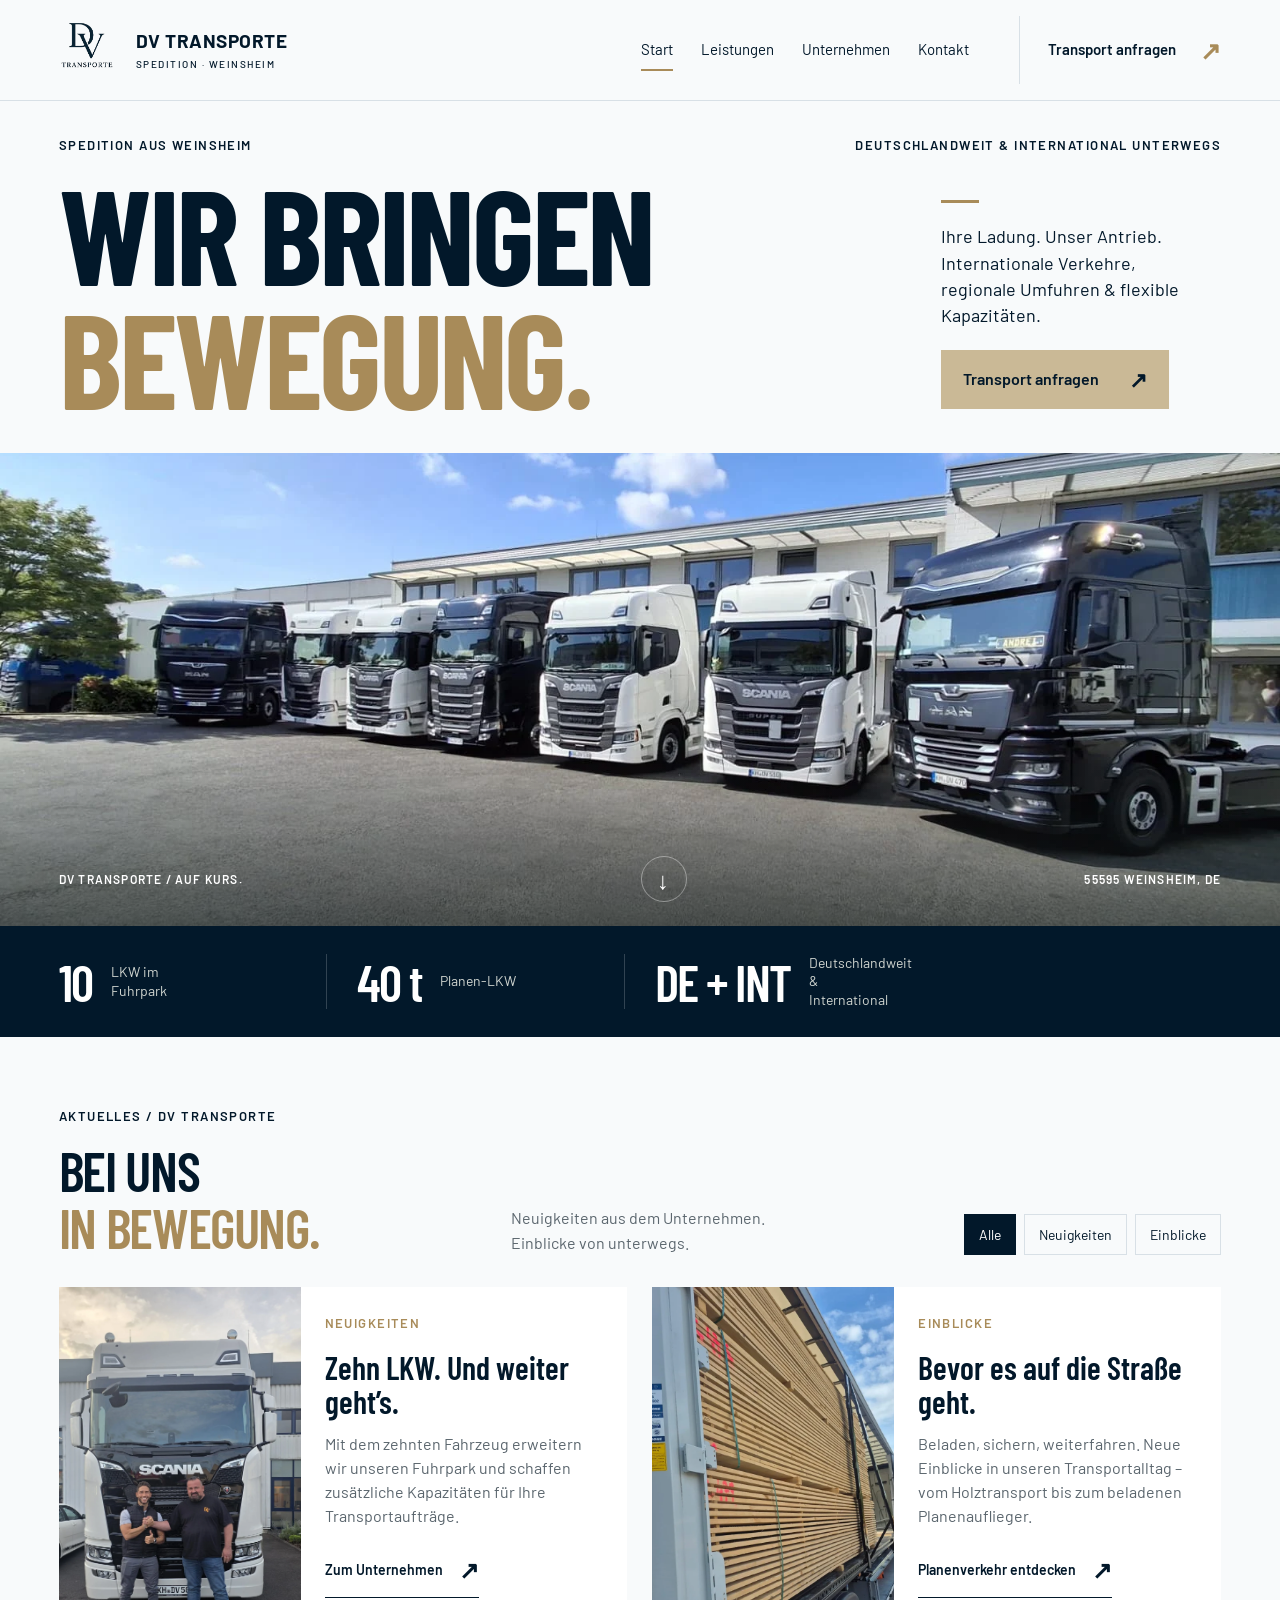
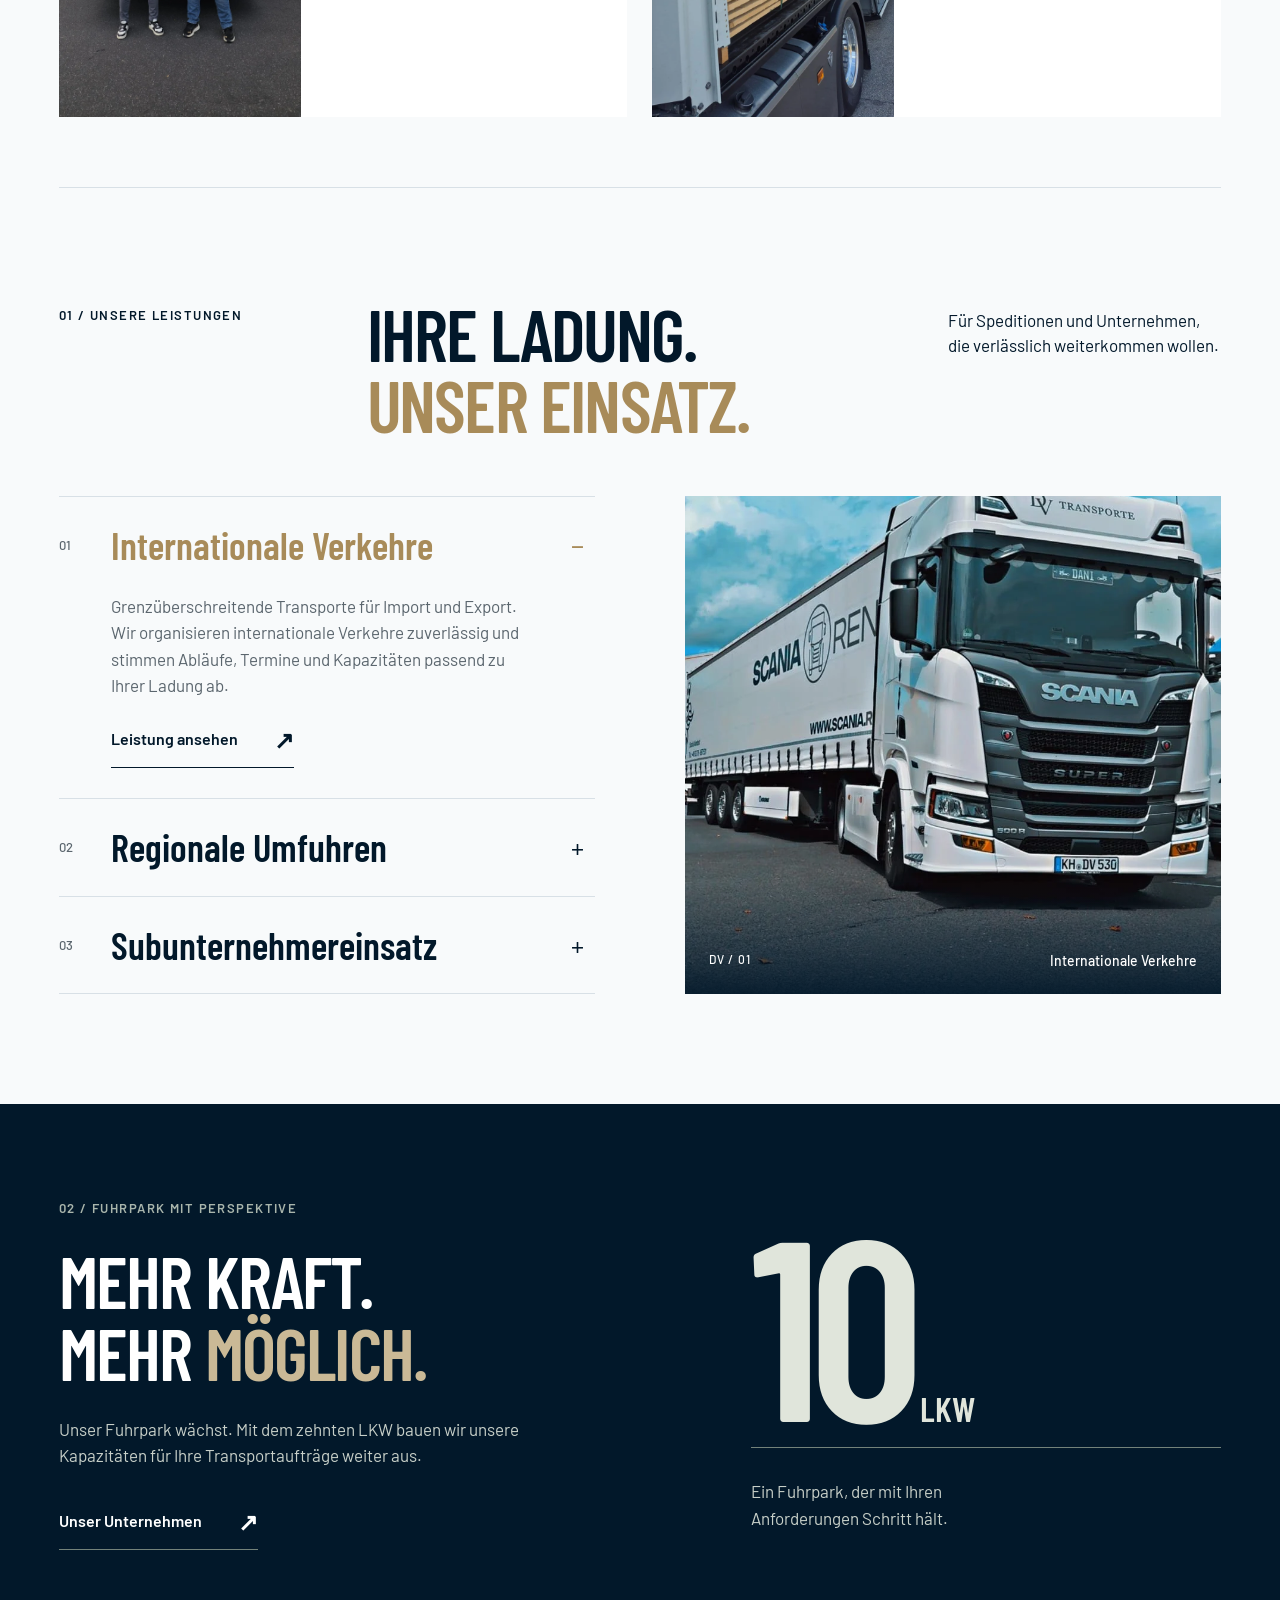
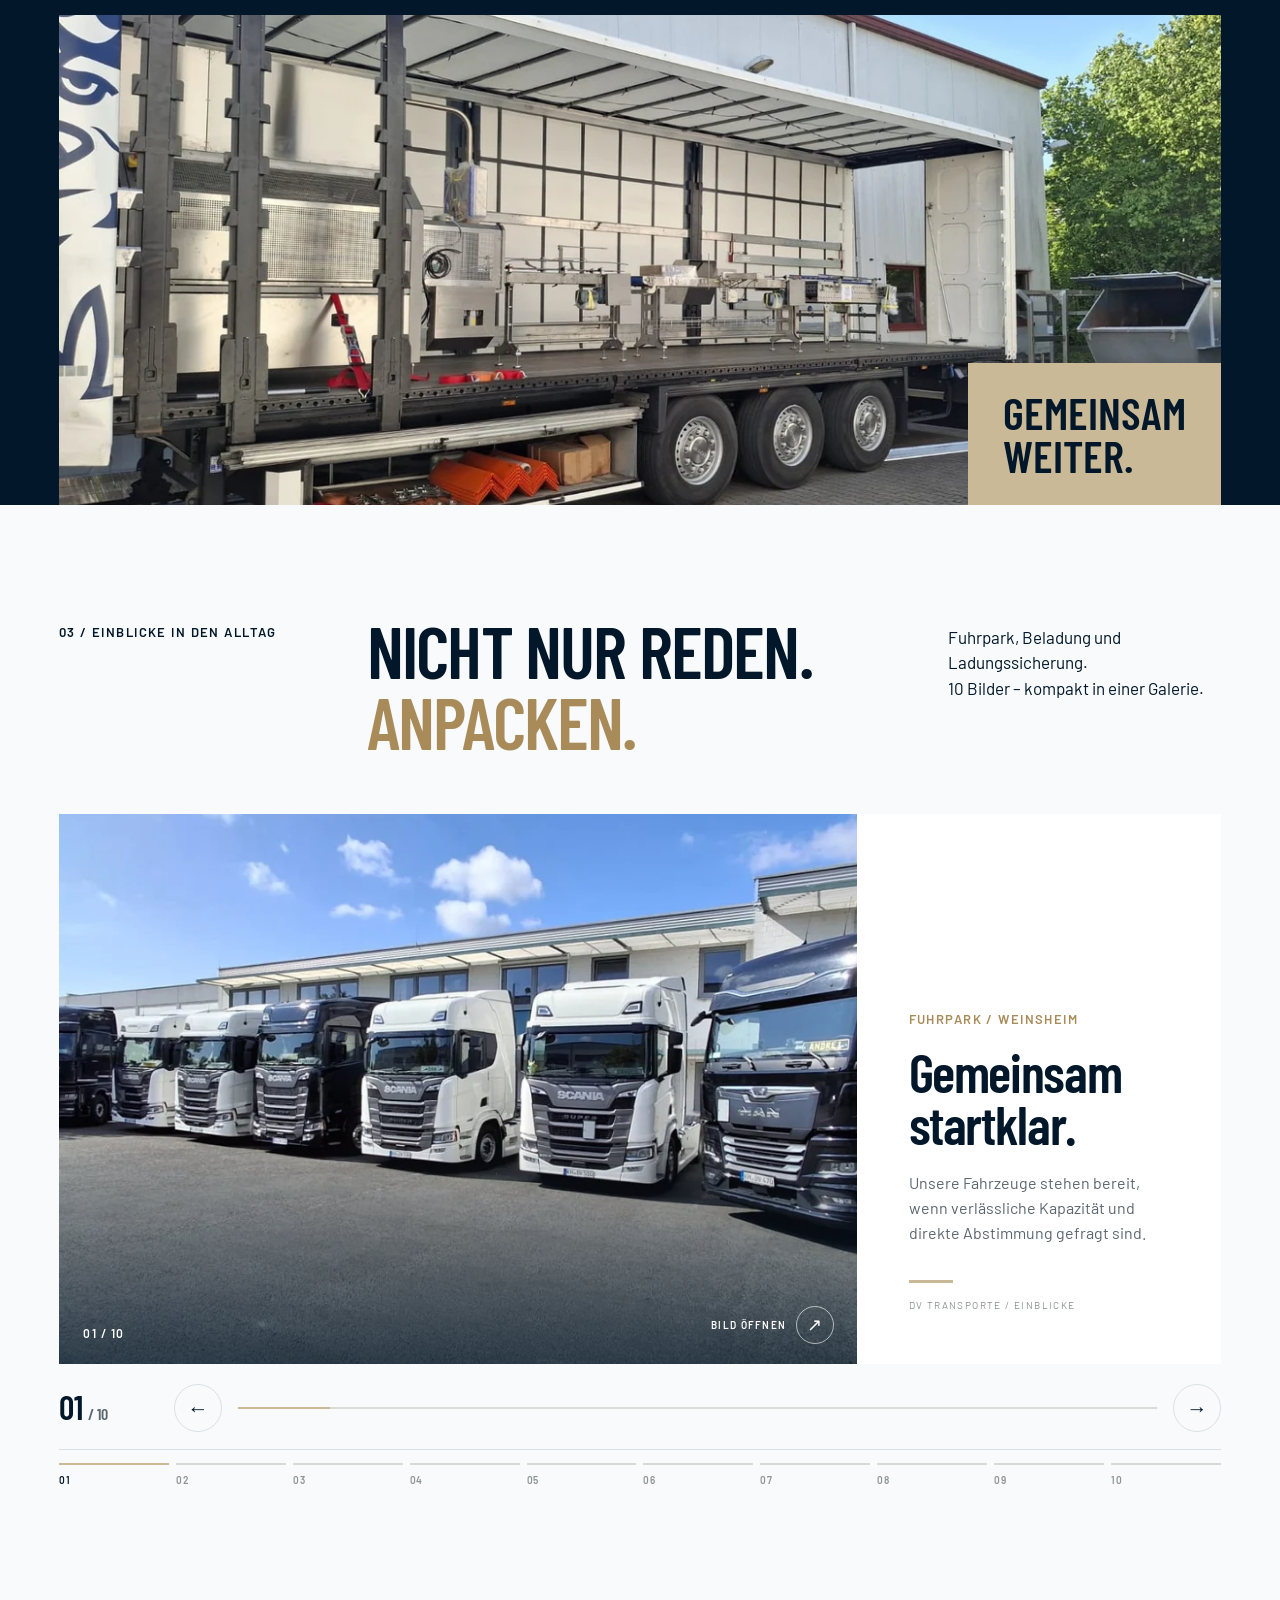
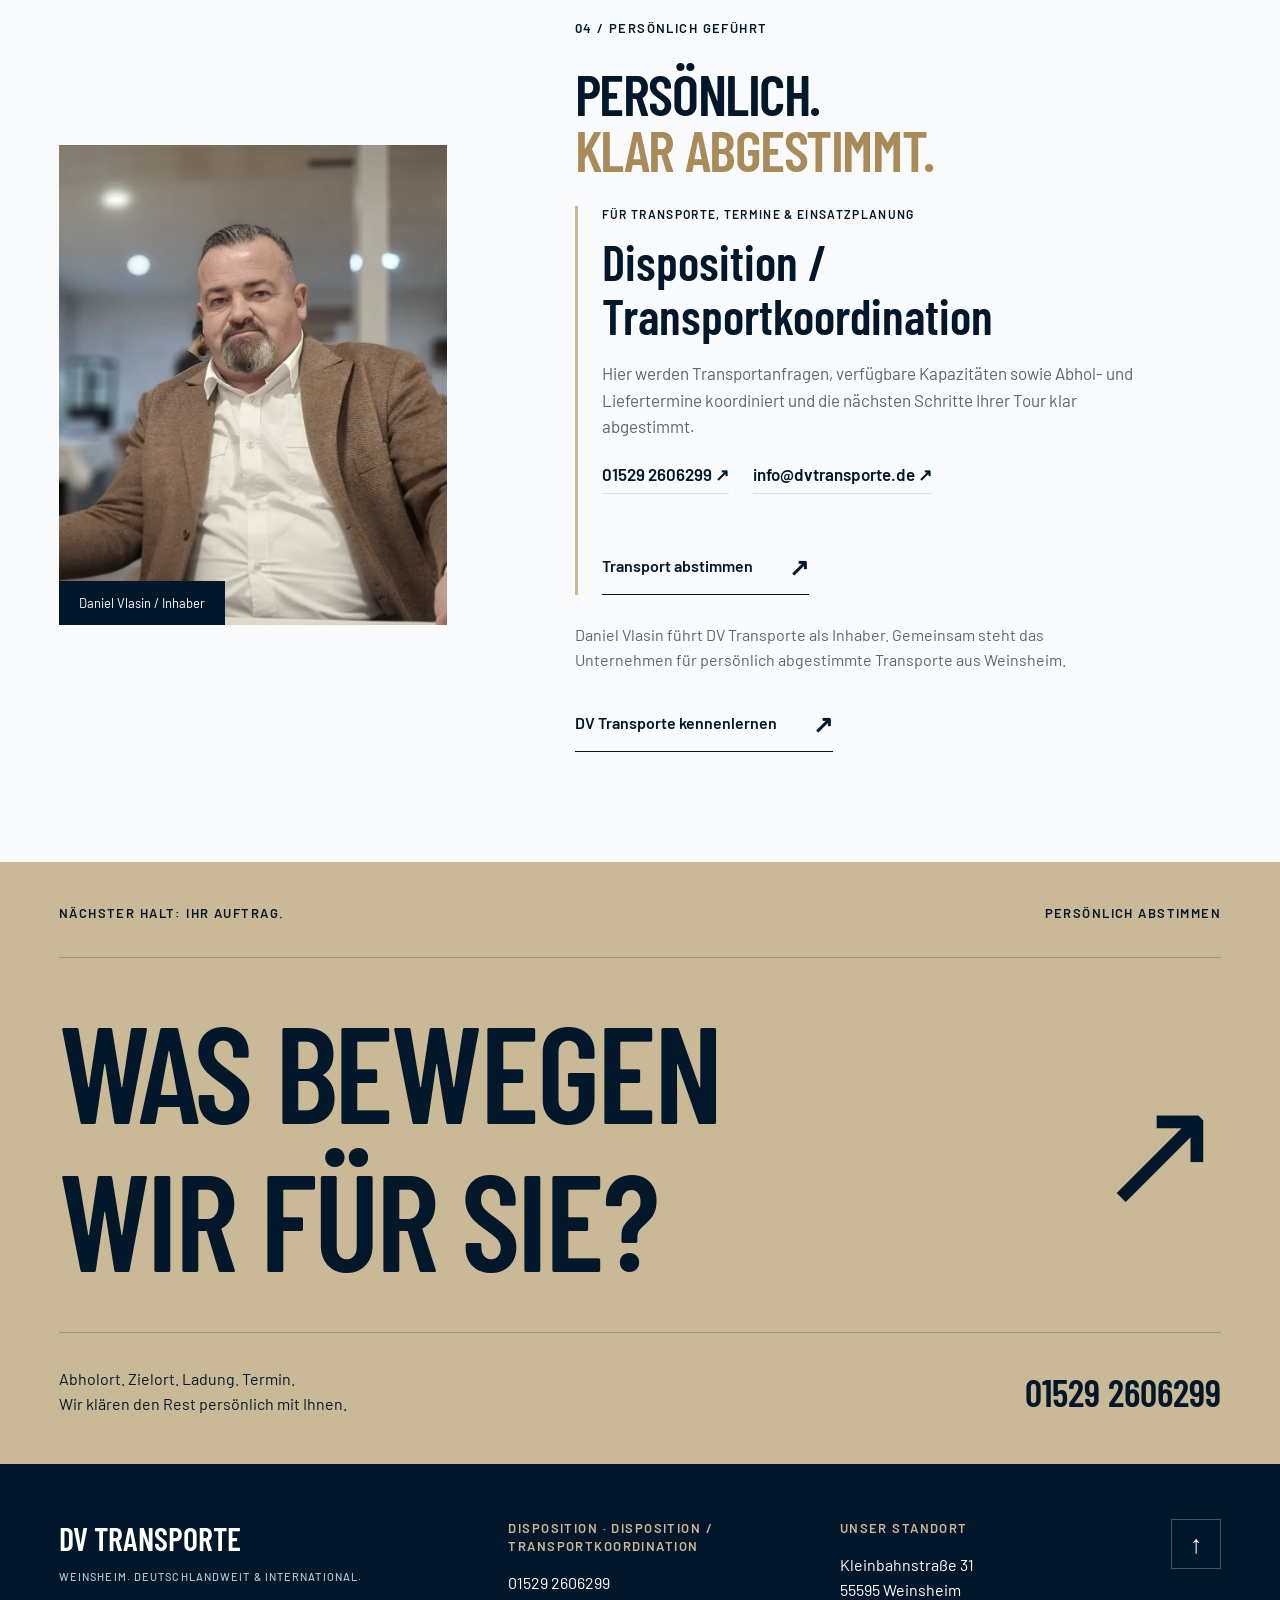
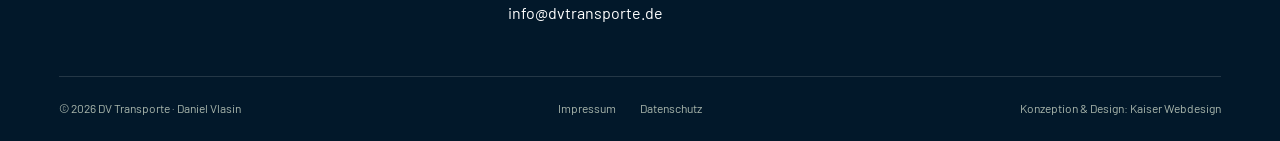
<file: index.html>
<!doctype html><html lang="de"><head>
  <meta charset="utf-8">
  <meta name="viewport" content="width=device-width, initial-scale=1, viewport-fit=cover">
  <meta name="theme-color" content="#02182A">
  <meta name="robots" content="index,follow,max-image-preview:large">
  <title>DV Transporte Weinsheim | Spedition für Teil- & Komplettladungen</title>
  <meta name="description" content="DV Transporte aus Weinsheim steht für klassische Speditionsleistungen mit Teil- und Komplettladungen, Sonderfahrten und 40 t Planen-LKW. Der Fuhrpark wächst aktuell auf 10 LKW.">
  <link rel="canonical" href="https://dvtransporte.de/">
  <link rel="icon" href="favicon.ico" sizes="any">
  <link rel="apple-touch-icon" href="assets/images/apple-touch-icon.png">
  <meta property="og:type" content="website">
  <meta property="og:locale" content="de_DE">
  <meta property="og:site_name" content="DV Transporte">
  <meta property="og:title" content="DV Transporte Weinsheim | Spedition für Teil- & Komplettladungen">
  <meta property="og:description" content="DV Transporte aus Weinsheim steht für klassische Speditionsleistungen mit Teil- und Komplettladungen, Sonderfahrten und 40 t Planen-LKW. Der Fuhrpark wächst aktuell auf 10 LKW.">
  <meta property="og:url" content="https://dvtransporte.de/">
  <meta property="og:image" content="https://dvtransporte.de/assets/images/social-preview.webp">
  <meta name="twitter:card" content="summary_large_image">
  <link rel="stylesheet" href="./assets/css/fonts.css"><link rel="stylesheet" href="./assets/css/main.css"><link rel="stylesheet" href="./assets/css/updates.css">
  <script type="application/ld+json">{"@context":"https://schema.org","@graph":[{"@type":"LocalBusiness","@id":"https://dvtransporte.de/#business","name":"DV Transporte","url":"https://dvtransporte.de/","logo":"https://dvtransporte.de/assets/images/dv-transporte-logo-transparent.png","image":"https://dvtransporte.de/assets/images/social-preview.webp","telephone":"+491752306953","email":"info@dvtransporte.de","address":{"@type":"PostalAddress","streetAddress":"Kleinbahnstraße 31","postalCode":"55595","addressLocality":"Weinsheim","addressCountry":"DE"},"areaServed":{"@type":"Country","name":"Deutschland"},"description":"Transportleistungen mit Schwerpunkt auf internationale Verkehre, regionale Umfuhren und flexiblen Subunternehmereinsatz.","vatID":"DE332152263","contactPoint":{"@type":"ContactPoint","name":"Disposition / Transportkoordination","contactType":"Disposition und Transportanfragen","telephone":"+4915292606299","email":"info@dvtransporte.de","availableLanguage":"de"}},{"@type":"WebSite","@id":"https://dvtransporte.de/#website","url":"https://dvtransporte.de/","name":"DV Transporte","inLanguage":"de-DE","publisher":{"@id":"https://dvtransporte.de/#business"}},{"@type":"WebPage","@id":"https://dvtransporte.de/#webpage","url":"https://dvtransporte.de/","name":"DV Transporte Weinsheim | Deutschlandweit & international","isPartOf":{"@id":"https://dvtransporte.de/#website"},"about":{"@id":"https://dvtransporte.de/#business"},"inLanguage":"de-DE"}]}</script>
</head><body id="top"><a class="skip-link" href="#main">Zum Inhalt</a><header class="site-header"><div class="header-inner"><a class="brand" href="./index.html" aria-label="DV Transporte – Startseite"><img src="./assets/images/dv-transporte-logo-transparent.png" alt="DV Transporte" width="62" height="62"><span>DV TRANSPORTE<small>SPEDITION · WEINSHEIM</small></span></a><nav id="navigation" aria-label="Hauptnavigation"><a href="./index.html" aria-current="page">Start</a><a href="./leistungen/index.html">Leistungen</a><a href="./unternehmen/index.html">Unternehmen</a><a href="./kontakt/index.html">Kontakt</a></nav><a class="header-contact" href="./kontakt/index.html#anfrage">Transport anfragen <span aria-hidden="true">↗</span></a><button class="menu-toggle" aria-expanded="false" aria-controls="navigation">Menü <span aria-hidden="true">＋</span></button></div><div class="scroll-progress" aria-hidden="true"></div></header><main id="main"><section class="home-hero"><div class="container hero-heading"><div class="hero-meta"><span class="label">Spedition aus Weinsheim</span><span class="label">Deutschlandweit &amp; international unterwegs</span></div><div class="hero-title-row"><h1>WIR BRINGEN<br><span>BEWEGUNG.</span></h1><div class="hero-intro"><span class="micro-line"></span><p>Ihre Ladung. Unser Antrieb.<br>Internationale Verkehre,<br>regionale Umfuhren &amp; flexible Kapazitäten.</p><a class="button" href="./kontakt/index.html#anfrage">Transport anfragen<span aria-hidden="true">↗</span></a></div></div></div><div class="hero-photo"><img src="./assets/images/hero-home.webp" alt="Der Fuhrpark von DV Transporte am Standort Weinsheim" loading="eager" decoding="async" fetchpriority="high"><div class="photo-caption"><span>DV TRANSPORTE / AUF KURS.</span><a href="#leistungen" aria-label="Leistungen entdecken">↓</a><span>55595 WEINSHEIM, DE</span></div></div><div class="spec-strip"><div><strong>10</strong><span>LKW im Fuhrpark</span></div><div><strong>40 t</strong><span>Planen-LKW</span></div><div><strong>DE + INT</strong><span>Deutschlandweit &amp; International</span></div></div></section>
<section class="news-section container" id="aktuelles" aria-labelledby="news-title"><div class="news-heading"><div><span class="label">Aktuelles / DV Transporte</span><h2 id="news-title">BEI UNS<br><span>IN BEWEGUNG.</span></h2></div><p>Neuigkeiten aus dem Unternehmen.<br>Einblicke von unterwegs.</p><div class="news-filters" aria-label="Beiträge filtern" hidden></div></div><div class="news-grid" id="news-list"></div><noscript><p>Unser Fuhrpark wächst auf zehn LKW. Mehr dazu erfahren Sie auf der <a class="text-link" href="./unternehmen/index.html">Unternehmensseite</a>.</p></noscript></section>
<section class="section container" id="leistungen"><div class="section-heading"><span class="label">01 / Unsere Leistungen</span><h2>IHRE LADUNG.<br><span>UNSER EINSATZ.</span></h2><p>Für Speditionen und Unternehmen,<br>die verlässlich weiterkommen wollen.</p></div><div class="service-layout"><div class="service-list"><h3><button class="service-select" id="select-international" aria-expanded="true" aria-controls="panel-international" data-service="0"><span class="service-no">01</span><span>Internationale Verkehre</span><span class="service-symbol" aria-hidden="true">−</span></button></h3><div class="service-copy" id="panel-international" role="region" aria-labelledby="select-international"><p>Grenzüberschreitende Transporte für Import und Export. Wir organisieren internationale Verkehre zuverlässig und stimmen Abläufe, Termine und Kapazitäten passend zu Ihrer Ladung ab.</p><a class="text-link" href="./leistungen/index.html#internationale-verkehre">Leistung ansehen<span aria-hidden="true">↗</span></a></div><h3><button class="service-select" id="select-regional" aria-expanded="false" aria-controls="panel-regional" data-service="1"><span class="service-no">02</span><span>Regionale Umfuhren</span><span class="service-symbol" aria-hidden="true">+</span></button></h3><div class="service-copy" id="panel-regional" role="region" aria-labelledby="select-regional" hidden><p>Flexible Transporte im regionalen Tageseinsatz. Ideal für kurzfristige Umfuhren, Werksverkehre und planbare Transporte mit kurzen Wegen und direkter Abstimmung.</p><a class="text-link" href="./leistungen/index.html#regionale-umfuhren">Leistung ansehen<span aria-hidden="true">↗</span></a></div><h3><button class="service-select" id="select-subunternehmer" aria-expanded="false" aria-controls="panel-subunternehmer" data-service="2"><span class="service-no">03</span><span>Subunternehmereinsatz</span><span class="service-symbol" aria-hidden="true">+</span></button></h3><div class="service-copy" id="panel-subunternehmer" role="region" aria-labelledby="select-subunternehmer" hidden><p>Zusätzliche Transportkapazitäten, wenn sie gebraucht werden. Wir unterstützen Speditionen und Unternehmen zuverlässig im Subunternehmereinsatz – flexibel, abgestimmt und einsatzbereit.</p><a class="text-link" href="./leistungen/index.html#subunternehmereinsatz">Leistung ansehen<span aria-hidden="true">↗</span></a></div></div><div class="service-visual"><figure class="service-image" data-service-image="0"><img src="./assets/images/truck-road.webp" alt="DV Transporte LKW unterwegs im Straßeneinsatz" loading="lazy" decoding="async"><figcaption><span>DV / 01</span>Internationale Verkehre</figcaption></figure><figure class="service-image" data-service-image="1" hidden><img src="./assets/images/fleet-three.webp" alt="LKW von DV Transporte bereit für regionale Transporte" loading="lazy" decoding="async"><figcaption><span>DV / 02</span>Regionale Umfuhren</figcaption></figure><figure class="service-image" data-service-image="2" hidden><img src="./assets/images/fleet-wide.webp" alt="Fuhrpark von DV Transporte für flexible Transportkapazitäten" loading="lazy" decoding="async"><figcaption><span>DV / 03</span>Subunternehmereinsatz</figcaption></figure></div></div></section>
<section class="fleet-section"><div class="container fleet-grid"><div class="fleet-copy"><span class="label">02 / Fuhrpark mit Perspektive</span><h2>MEHR KRAFT.<br>MEHR <span>MÖGLICH.</span></h2><p>Unser Fuhrpark wächst. Mit dem zehnten LKW bauen wir unsere Kapazitäten für Ihre Transportaufträge weiter aus.</p><a class="text-link light" href="./unternehmen/index.html">Unser Unternehmen<span aria-hidden="true">↗</span></a></div><div class="fleet-number"><strong>10<span> LKW</span></strong><p>Ein Fuhrpark, der mit Ihren<br>Anforderungen Schritt hält.</p></div></div><div class="container fleet-photo"><img src="./assets/images/machine-load.webp" alt="DV Transporte LKW bei der Beladung in einer Halle" loading="lazy" decoding="async"><span class="fleet-stamp">GEMEINSAM<br>WEITER.</span></div></section>
<section class="section container gallery-section" id="einblicke"><div class="section-heading gallery-heading"><span class="label">03 / Einblicke in den Alltag</span><h2>NICHT NUR REDEN.<br><span>ANPACKEN.</span></h2><p>Fuhrpark, Beladung und Ladungssicherung.<br>10 Bilder – kompakt in einer Galerie.</p></div>
<div class="gallery-slider" data-gallery-slider data-direction="next" tabindex="0" aria-label="Einblicke in den Arbeitsalltag von DV Transporte" aria-roledescription="Karussell"><div class="gallery-slider__viewport"><article class="gallery-slide is-active" data-gallery-slide aria-hidden="false">
<a class="gallery-slide__media" href="./assets/images/fleet-wide.webp" data-lightbox data-caption="Fuhrpark — Gemeinsam startklar"><img src="./assets/images/fleet-wide.webp" alt="Mehrere LKW von DV Transporte auf dem Betriebsgelände" loading="lazy" decoding="async"><span class="gallery-slide__number">01 / 10</span><span class="gallery-slide__zoom" aria-hidden="true">BILD ÖFFNEN <b>↗</b></span></a><div class="gallery-slide__copy"><span class="label">Fuhrpark / Weinsheim</span><h3>Gemeinsam startklar.</h3><p>Unsere Fahrzeuge stehen bereit, wenn verlässliche Kapazität und direkte Abstimmung gefragt sind.</p><span class="gallery-slide__rule" aria-hidden="true"></span><small>DV TRANSPORTE / EINBLICKE</small></div>
</article><article class="gallery-slide gallery-slide--portrait" data-gallery-slide aria-hidden="true"><a class="gallery-slide__media" href="./assets/images/curtain-load.webp" data-lightbox data-caption="Beladung — Offen für jede Aufgabe" tabindex="-1"><img src="./assets/images/curtain-load.webp" alt="Geöffneter Planenauflieger von DV Transporte bei der Beladung" loading="lazy" decoding="async"><span class="gallery-slide__number">02 / 10</span><span class="gallery-slide__zoom" aria-hidden="true">BILD ÖFFNEN <b>↗</b></span></a><div class="gallery-slide__copy"><span class="label">Beladung / Plane</span><h3>Offen für jede Aufgabe.</h3><p>Seitlich zugänglich und sauber vorbereitet – damit Be- und Entladung ohne Umwege läuft.</p><span class="gallery-slide__rule" aria-hidden="true"></span><small>DV TRANSPORTE / EINBLICKE</small></div>
</article><article class="gallery-slide" data-gallery-slide aria-hidden="true"><a class="gallery-slide__media" href="./assets/images/load-wood-side.webp" data-lightbox data-caption="Holztransport — Länge braucht Planung" tabindex="-1"><img src="./assets/images/load-wood-side.webp" alt="Gesicherte Holzladung auf einem DV Transporte Auflieger" loading="lazy" decoding="async"><span class="gallery-slide__number">03 / 10</span><span class="gallery-slide__zoom" aria-hidden="true">BILD ÖFFNEN <b>↗</b></span></a><div class="gallery-slide__copy"><span class="label">Langgut / Holz</span><h3>Länge braucht Planung.</h3><p>Holz und Langgut werden passend verteilt und für die Strecke vorbereitet.</p><span class="gallery-slide__rule" aria-hidden="true"></span><small>DV TRANSPORTE / EINBLICKE</small></div>
</article><article class="gallery-slide" data-gallery-slide aria-hidden="true"><a class="gallery-slide__media" href="./assets/images/load-warehouse.webp" data-lightbox data-caption="Ladungssicherung — Sicher bis zum Ziel" tabindex="-1"><img src="./assets/images/load-warehouse.webp" alt="Gesicherte Ladung in einem Planenauflieger in der Halle" loading="lazy" decoding="async"><span class="gallery-slide__number">04 / 10</span><span class="gallery-slide__zoom" aria-hidden="true">BILD ÖFFNEN <b>↗</b></span></a><div class="gallery-slide__copy"><span class="label">Sicherung / Kontrolle</span><h3>Sicher bis zum Ziel.</h3><p>Gurt für Gurt kontrolliert – denn ein guter Transport beginnt vor dem Losfahren.</p><span class="gallery-slide__rule" aria-hidden="true"></span><small>DV TRANSPORTE / EINBLICKE</small></div>
</article><article class="gallery-slide gallery-slide--portrait" data-gallery-slide aria-hidden="true"><a class="gallery-slide__media" href="./assets/images/load-warehouse.webp" data-lightbox data-caption="Halleneinsatz — Nah dran an der Ladung" tabindex="-1"><img src="./assets/images/load-warehouse.webp" alt="DV Transporte Auflieger bei einem Halleneinsatz" loading="lazy" decoding="async"><span class="gallery-slide__number">05 / 10</span><span class="gallery-slide__zoom" aria-hidden="true">BILD ÖFFNEN <b>↗</b></span></a><div class="gallery-slide__copy"><span class="label">Halle / Logistik</span><h3>Nah dran an der Ladung.</h3><p>Beim Beladen zählen Übersicht, Abstimmung und ein sauberer Ablauf.</p><span class="gallery-slide__rule" aria-hidden="true"></span><small>DV TRANSPORTE / EINBLICKE</small></div>
</article><article class="gallery-slide" data-gallery-slide aria-hidden="true"><a class="gallery-slide__media" href="./assets/images/operations-pipes.webp" data-lightbox data-caption="Seitenbeladung — Platz effizient genutzt" tabindex="-1"><img src="./assets/images/operations-pipes.webp" alt="Seitlich beladener DV Transporte Auflieger in einer Halle" loading="lazy" decoding="async"><span class="gallery-slide__number">06 / 10</span><span class="gallery-slide__zoom" aria-hidden="true">BILD ÖFFNEN <b>↗</b></span></a><div class="gallery-slide__copy"><span class="label">Seitenbeladung / Volumen</span><h3>Platz effizient genutzt.</h3><p>Große Ladungsvolumen werden so positioniert, dass der vorhandene Raum optimal genutzt wird.</p><span class="gallery-slide__rule" aria-hidden="true"></span><small>DV TRANSPORTE / EINBLICKE</small></div>
</article><article class="gallery-slide gallery-slide--portrait" data-gallery-slide aria-hidden="true"><a class="gallery-slide__media" href="./assets/images/truck-road.webp" data-lightbox data-caption="Unterwegs — Auf Kurs" tabindex="-1"><img src="./assets/images/truck-road.webp" alt="Scania Planen-LKW von DV Transporte auf der Straße" loading="lazy" decoding="async"><span class="gallery-slide__number">07 / 10</span><span class="gallery-slide__zoom" aria-hidden="true">BILD ÖFFNEN <b>↗</b></span></a><div class="gallery-slide__copy"><span class="label">Unterwegs / Deutschlandweit</span><h3>Auf Kurs.</h3><p>Mit 40-Tonnen-Planen-LKW deutschlandweit für Speditionen und Unternehmen unterwegs.</p><span class="gallery-slide__rule" aria-hidden="true"></span><small>DV TRANSPORTE / EINBLICKE</small></div>
</article><article class="gallery-slide gallery-slide--portrait" data-gallery-slide aria-hidden="true"><a class="gallery-slide__media" href="./assets/images/special-crane.webp" data-lightbox data-caption="Ladungsdetail — Präzision im Kleinen" tabindex="-1"><img src="./assets/images/special-crane.webp" alt="Detailaufnahme einer Holzladung im Auflieger" loading="lazy" decoding="async"><span class="gallery-slide__number">08 / 10</span><span class="gallery-slide__zoom" aria-hidden="true">BILD ÖFFNEN <b>↗</b></span></a><div class="gallery-slide__copy"><span class="label">Detail / Ladung</span><h3>Präzision im Kleinen.</h3><p>Auch bei dicht gepackter Ladung bleiben Aufbau und Sicherung klar nachvollziehbar.</p><span class="gallery-slide__rule" aria-hidden="true"></span><small>DV TRANSPORTE / EINBLICKE</small></div>
</article><article class="gallery-slide" data-gallery-slide aria-hidden="true"><a class="gallery-slide__media" href="./assets/images/fleet-three.webp" data-lightbox data-caption="Fuhrpark — Starke Basis" tabindex="-1"><img src="./assets/images/fleet-three.webp" alt="Drei LKW aus dem Fuhrpark von DV Transporte" loading="lazy" decoding="async"><span class="gallery-slide__number">09 / 10</span><span class="gallery-slide__zoom" aria-hidden="true">BILD ÖFFNEN <b>↗</b></span></a><div class="gallery-slide__copy"><span class="label">Fuhrpark / Kapazität</span><h3>Starke Basis.</h3><p>Ein wachsender Fuhrpark schafft Spielraum für unterschiedliche Touren und Anforderungen.</p><span class="gallery-slide__rule" aria-hidden="true"></span><small>DV TRANSPORTE / EINBLICKE</small></div>
</article><article class="gallery-slide gallery-slide--portrait" data-gallery-slide aria-hidden="true"><a class="gallery-slide__media" href="./assets/images/load-wood-side.webp" data-lightbox data-caption="Holzladung — Geladen, gesichert, bereit" tabindex="-1"><img src="./assets/images/load-wood-side.webp" alt="Seitliche Ansicht einer dicht verladenen Holzladung" loading="lazy" decoding="async"><span class="gallery-slide__number">10 / 10</span><span class="gallery-slide__zoom" aria-hidden="true">BILD ÖFFNEN <b>↗</b></span></a><div class="gallery-slide__copy"><span class="label">Transport / Vorbereitung</span><h3>Geladen. Gesichert. Bereit.</h3><p>Wenn jedes Detail sitzt, kann die nächste Tour beginnen.</p><span class="gallery-slide__rule" aria-hidden="true"></span><small>DV TRANSPORTE / EINBLICKE</small></div>
</article></div><div class="gallery-slider__footer"><div class="gallery-slider__counter" aria-live="polite"><strong data-gallery-current>01</strong><span>/ 10</span></div><div class="gallery-slider__controls"><button type="button" data-gallery-prev aria-label="Vorheriges Bild">←</button><div class="gallery-slider__progress" aria-hidden="true"><span data-gallery-progress></span></div><button type="button" data-gallery-next aria-label="Nächstes Bild">→</button></div></div><div class="gallery-slider__pagination" aria-label="Galeriebilder direkt auswählen"><button type="button" data-gallery-to="0" aria-label="Bild 1 von 10 anzeigen" aria-current="true"><span>01</span></button><button type="button" data-gallery-to="1" aria-label="Bild 2 von 10 anzeigen" aria-current="false"><span>02</span></button><button type="button" data-gallery-to="2" aria-label="Bild 3 von 10 anzeigen" aria-current="false"><span>03</span></button><button type="button" data-gallery-to="3" aria-label="Bild 4 von 10 anzeigen" aria-current="false"><span>04</span></button><button type="button" data-gallery-to="4" aria-label="Bild 5 von 10 anzeigen" aria-current="false"><span>05</span></button><button type="button" data-gallery-to="5" aria-label="Bild 6 von 10 anzeigen" aria-current="false"><span>06</span></button><button type="button" data-gallery-to="6" aria-label="Bild 7 von 10 anzeigen" aria-current="false"><span>07</span></button><button type="button" data-gallery-to="7" aria-label="Bild 8 von 10 anzeigen" aria-current="false"><span>08</span></button><button type="button" data-gallery-to="8" aria-label="Bild 9 von 10 anzeigen" aria-current="false"><span>09</span></button><button type="button" data-gallery-to="9" aria-label="Bild 10 von 10 anzeigen" aria-current="false"><span>10</span></button></div></div></section>
<section class="owner-section container"><div class="owner-photo"><img src="./assets/images/owner-portrait.webp" alt="Daniel Vlasin, Inhaber von DV Transporte" loading="lazy" decoding="async"><span>Daniel Vlasin / Inhaber</span></div><div class="owner-copy"><span class="label">04 / Persönlich geführt</span><h2>PERSÖNLICH.<br><span>KLAR ABGESTIMMT.</span></h2><div class="contact-person"><span class="label">Für Transporte, Termine &amp; Einsatzplanung</span><h3>Disposition / Transportkoordination</h3><p>Hier werden Transportanfragen, verfügbare Kapazitäten sowie Abhol- und Liefertermine koordiniert und die nächsten Schritte Ihrer Tour klar abgestimmt.</p><div class="dispatch-links"><a href="tel:+4915292606299">01529 2606299 ↗</a><a href="mailto:info@dvtransporte.de">info@dvtransporte.de ↗</a></div><a class="text-link" href="./kontakt/index.html#anfrage">Transport abstimmen <span aria-hidden="true">↗</span></a></div><p class="owner-context">Daniel Vlasin führt DV Transporte als Inhaber. Gemeinsam steht das Unternehmen für persönlich abgestimmte Transporte aus Weinsheim.</p><a class="text-link" href="./unternehmen/index.html">DV Transporte kennenlernen<span aria-hidden="true">↗</span></a></div></section><section class="contact-cta"><div class="container"><div class="cta-top"><span class="label">Nächster Halt: Ihr Auftrag.</span><span class="label">Persönlich abstimmen</span></div><a class="cta-title" href="./kontakt/index.html#anfrage">WAS BEWEGEN<br>WIR FÜR SIE?<span aria-hidden="true">↗</span></a><div class="cta-bottom"><p>Abholort. Zielort. Ladung. Termin.<br>Wir klären den Rest persönlich mit Ihnen.</p><a href="tel:+4915292606299">01529 2606299</a></div></div></section></main><footer class="footer"><div class="container footer-top"><a class="footer-wordmark" href="./index.html">DV TRANSPORTE<span>WEINSHEIM. DEUTSCHLANDWEIT &amp; INTERNATIONAL.</span></a><div><span class="label">Disposition · Disposition / Transportkoordination</span><a href="tel:+4915292606299">01529 2606299</a><a href="mailto:info@dvtransporte.de">info@dvtransporte.de</a></div><div><span class="label">Unser Standort</span><p>Kleinbahnstraße 31<br>55595 Weinsheim</p></div><a class="top-link" href="#top" aria-label="Zurück nach oben">↑</a></div><div class="container footer-bottom"><span>© <span data-year>2026</span> DV Transporte · Daniel Vlasin</span><div><a href="./impressum/index.html">Impressum</a><a href="./datenschutz/index.html">Datenschutz</a></div><span>Konzeption & Design: Kaiser Webdesign</span></div></footer><dialog class="lightbox" aria-label="Bildergalerie"><button class="lightbox-close" aria-label="Galerie schließen">✕</button><button class="lightbox-prev" aria-label="Vorheriges Bild">←</button><figure><img alt=""><figcaption></figcaption></figure><button class="lightbox-next" aria-label="Nächstes Bild">→</button></dialog><script src="./assets/js/neuigkeiten.js" defer></script><script src="./assets/js/news.js" defer></script><script src="./assets/js/main.js" defer></script></body></html>
</file>
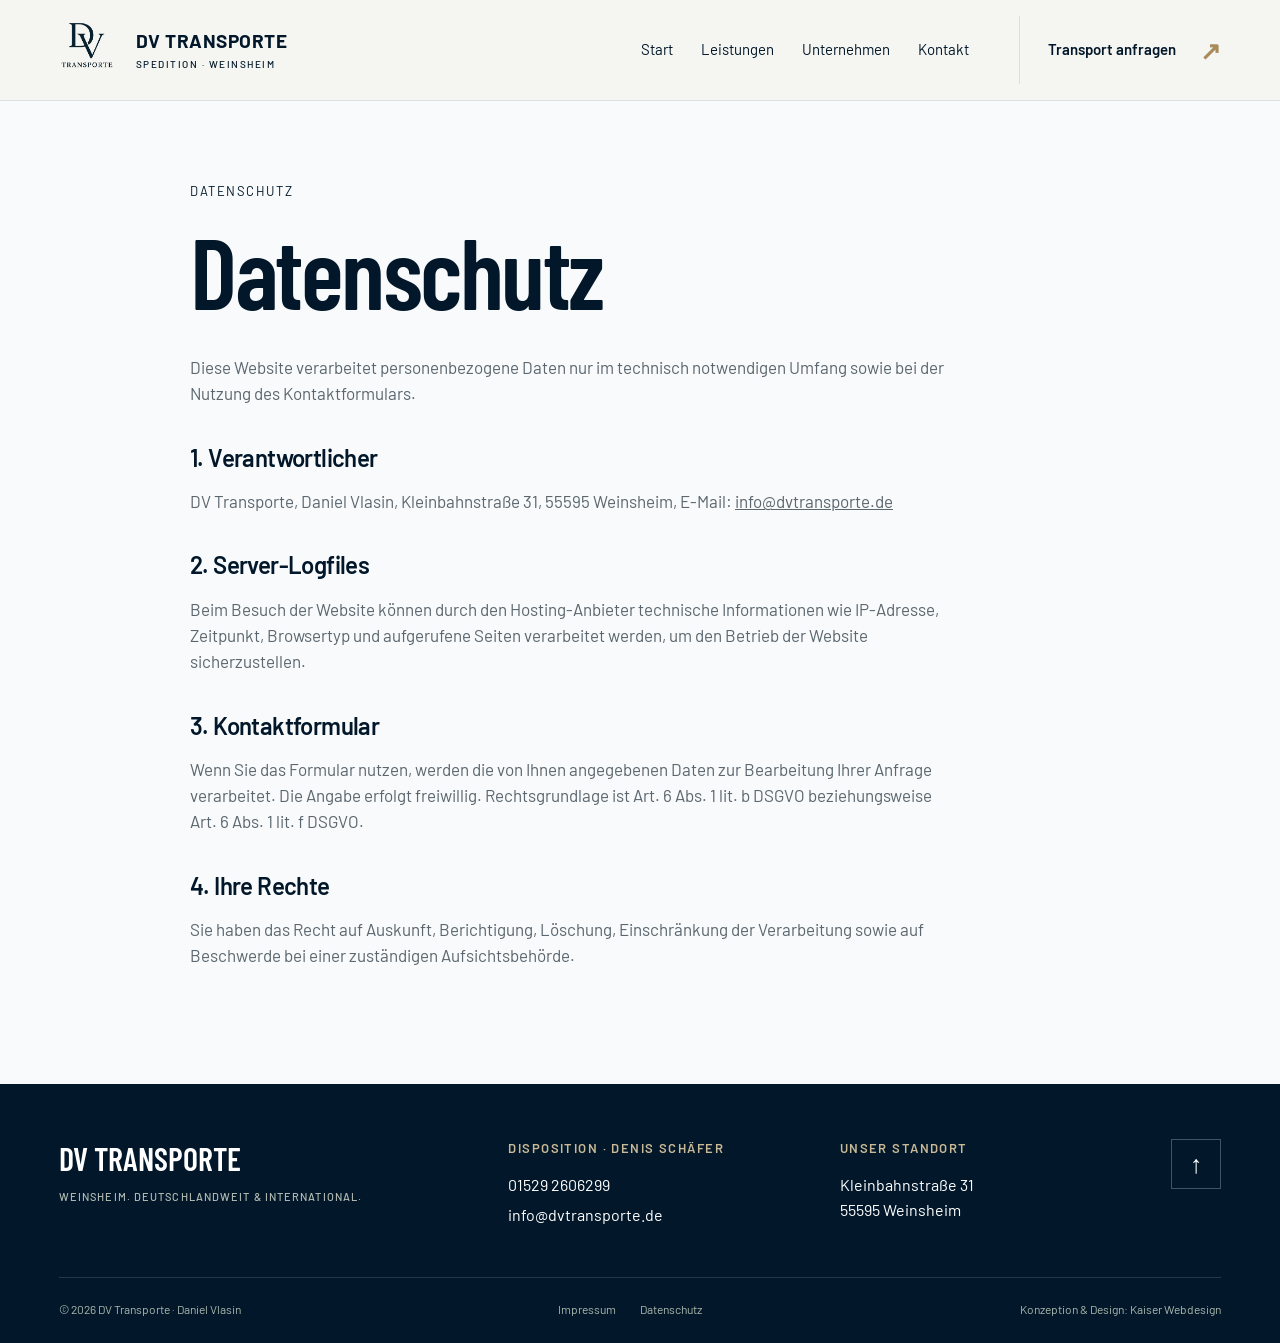
<file: datenschutz/index.html>
<!doctype html><html lang="de"><head>
  <meta charset="utf-8">
  <meta name="viewport" content="width=device-width, initial-scale=1, viewport-fit=cover">
  <meta name="theme-color" content="#0b1015">
  <meta name="robots" content="index,follow,max-image-preview:large">
  <title>Datenschutz | DV Transporte</title>
  <meta name="description" content="Datenschutzhinweise von DV Transporte.">
  <link rel="canonical" href="https://dvtransporte.de/datenschutz/">
  <link rel="icon" href="../favicon.ico" sizes="any">
  <link rel="apple-touch-icon" href="../assets/images/apple-touch-icon.png">
  <meta property="og:type" content="website">
  <meta property="og:locale" content="de_DE">
  <meta property="og:site_name" content="DV Transporte">
  <meta property="og:title" content="Datenschutz | DV Transporte">
  <meta property="og:description" content="Datenschutzhinweise von DV Transporte.">
  <meta property="og:url" content="https://dvtransporte.de/datenschutz/">
  <meta property="og:image" content="https://dvtransporte.de/assets/images/social-preview.webp">
  <meta name="twitter:card" content="summary_large_image">
  <link rel="stylesheet" href="../assets/css/fonts.css"><link rel="stylesheet" href="../assets/css/main.css">
  <script type="application/ld+json">{"@context":"https://schema.org","@graph":[{"@type":"LocalBusiness","@id":"https://dvtransporte.de/#business","name":"DV Transporte","url":"https://dvtransporte.de/","logo":"https://dvtransporte.de/assets/images/dv-transporte-logo-transparent.png","image":"https://dvtransporte.de/assets/images/social-preview.webp","telephone":"+491752306953","email":"info@dvtransporte.de","address":{"@type":"PostalAddress","streetAddress":"Kleinbahnstraße 31","postalCode":"55595","addressLocality":"Weinsheim","addressCountry":"DE"},"areaServed":{"@type":"Country","name":"Deutschland"},"description":"Transportleistungen mit Schwerpunkt auf internationale Verkehre, regionale Umfuhren und flexiblen Subunternehmereinsatz.","vatID":"DE332152263","contactPoint":{"@type":"ContactPoint","name":"Denis Schäfer – Dispositionsleiter","contactType":"Disposition und Transportanfragen","telephone":"+4915292606299","email":"info@dvtransporte.de","availableLanguage":"de"}},{"@type":"WebSite","@id":"https://dvtransporte.de/#website","url":"https://dvtransporte.de/","name":"DV Transporte","inLanguage":"de-DE","publisher":{"@id":"https://dvtransporte.de/#business"}},{"@type":"WebPage","@id":"https://dvtransporte.de/datenschutz/#webpage","url":"https://dvtransporte.de/datenschutz/","name":"Datenschutz | DV Transporte","isPartOf":{"@id":"https://dvtransporte.de/#website"},"about":{"@id":"https://dvtransporte.de/#business"},"inLanguage":"de-DE"}]}</script>
</head><body id="top"><a class="skip-link" href="#main">Zum Inhalt</a><header class="site-header"><div class="header-inner"><a class="brand" href="../index.html" aria-label="DV Transporte – Startseite"><img src="../assets/images/dv-transporte-logo-transparent.png" alt="DV Transporte" width="62" height="62"><span>DV TRANSPORTE<small>SPEDITION · WEINSHEIM</small></span></a><nav id="navigation" aria-label="Hauptnavigation"><a href="../index.html" >Start</a><a href="../leistungen/index.html" >Leistungen</a><a href="../unternehmen/index.html" >Unternehmen</a><a href="../kontakt/index.html" >Kontakt</a></nav><a class="header-contact" href="../kontakt/index.html#anfrage">Transport anfragen <span aria-hidden="true">↗</span></a><button class="menu-toggle" aria-expanded="false" aria-controls="navigation">Menü <span aria-hidden="true">＋</span></button></div><div class="scroll-progress" aria-hidden="true"></div></header><main id="main"><section class="legal-wrap"><div class="container legal-box"><div class="section-tag">Datenschutz</div><h1>Datenschutz</h1><p>Diese Website verarbeitet personenbezogene Daten nur im technisch notwendigen Umfang sowie bei der Nutzung des Kontaktformulars.</p><h2>1. Verantwortlicher</h2><p>DV Transporte, Daniel Vlasin, Kleinbahnstraße 31, 55595 Weinsheim, E-Mail: <a href="mailto:info@dvtransporte.de">info@dvtransporte.de</a></p><h2>2. Server-Logfiles</h2><p>Beim Besuch der Website können durch den Hosting-Anbieter technische Informationen wie IP-Adresse, Zeitpunkt, Browsertyp und aufgerufene Seiten verarbeitet werden, um den Betrieb der Website sicherzustellen.</p><h2>3. Kontaktformular</h2><p>Wenn Sie das Formular nutzen, werden die von Ihnen angegebenen Daten zur Bearbeitung Ihrer Anfrage verarbeitet. Die Angabe erfolgt freiwillig. Rechtsgrundlage ist Art. 6 Abs. 1 lit. b DSGVO beziehungsweise Art. 6 Abs. 1 lit. f DSGVO.</p><h2>4. Ihre Rechte</h2><p>Sie haben das Recht auf Auskunft, Berichtigung, Löschung, Einschränkung der Verarbeitung sowie auf Beschwerde bei einer zuständigen Aufsichtsbehörde.</p></div></section></main><footer class="footer"><div class="container footer-top"><a class="footer-wordmark" href="../index.html">DV TRANSPORTE<span>WEINSHEIM. DEUTSCHLANDWEIT &amp; INTERNATIONAL.</span></a><div><span class="label">Disposition · Denis Schäfer</span><a href="tel:+4915292606299">01529 2606299</a><a href="mailto:info@dvtransporte.de">info@dvtransporte.de</a></div><div><span class="label">Unser Standort</span><p>Kleinbahnstraße 31<br>55595 Weinsheim</p></div><a class="top-link" href="#top" aria-label="Zurück nach oben">↑</a></div><div class="container footer-bottom"><span>© <span data-year>2026</span> DV Transporte · Daniel Vlasin</span><div><a href="../impressum/index.html">Impressum</a><a href="../datenschutz/index.html">Datenschutz</a></div><span>Konzeption & Design: Kaiser Webdesign</span></div></footer><dialog class="lightbox" aria-label="Bildergalerie"><button class="lightbox-close" aria-label="Galerie schließen">✕</button><button class="lightbox-prev" aria-label="Vorheriges Bild">←</button><figure><img alt=""><figcaption></figcaption></figure><button class="lightbox-next" aria-label="Nächstes Bild">→</button></dialog><script src="../assets/js/main.js" defer></script></body></html>
</file>
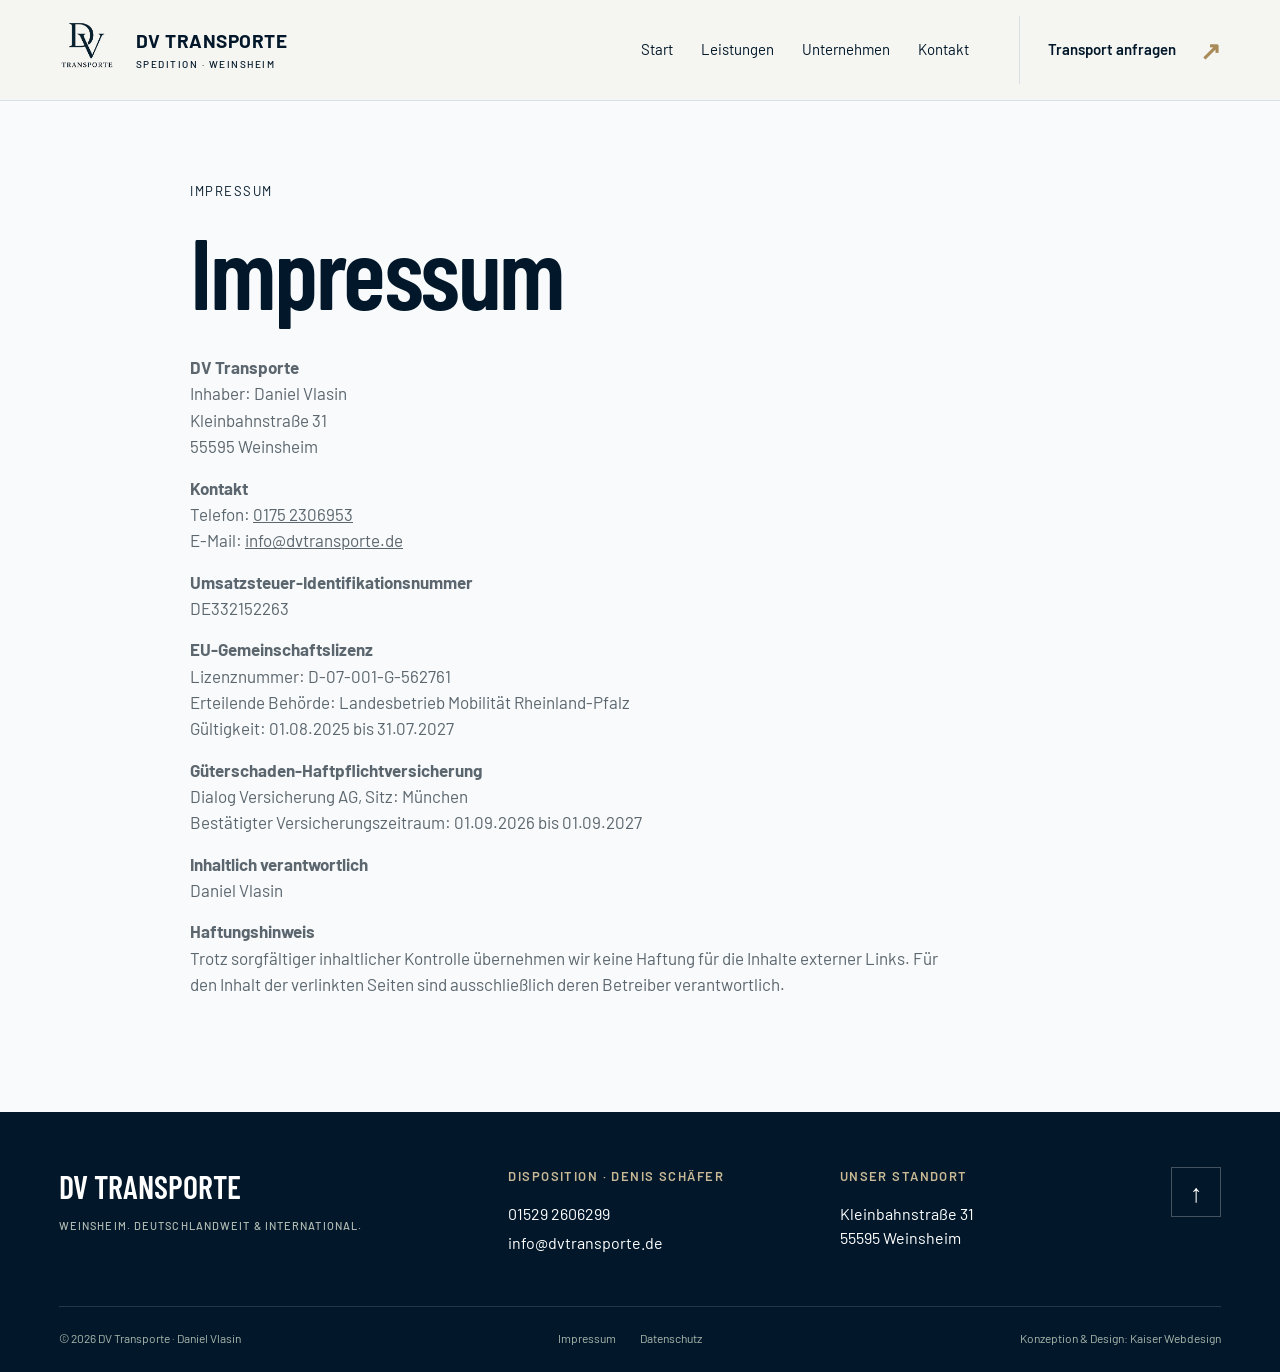
<file: impressum/index.html>
<!doctype html><html lang="de"><head>
  <meta charset="utf-8">
  <meta name="viewport" content="width=device-width, initial-scale=1, viewport-fit=cover">
  <meta name="theme-color" content="#0b1015">
  <meta name="robots" content="index,follow,max-image-preview:large">
  <title>Impressum | DV Transporte</title>
  <meta name="description" content="Impressum von DV Transporte.">
  <link rel="canonical" href="https://dvtransporte.de/impressum/">
  <link rel="icon" href="../favicon.ico" sizes="any">
  <link rel="apple-touch-icon" href="../assets/images/apple-touch-icon.png">
  <meta property="og:type" content="website">
  <meta property="og:locale" content="de_DE">
  <meta property="og:site_name" content="DV Transporte">
  <meta property="og:title" content="Impressum | DV Transporte">
  <meta property="og:description" content="Impressum von DV Transporte.">
  <meta property="og:url" content="https://dvtransporte.de/impressum/">
  <meta property="og:image" content="https://dvtransporte.de/assets/images/social-preview.webp">
  <meta name="twitter:card" content="summary_large_image">
  <link rel="stylesheet" href="../assets/css/fonts.css"><link rel="stylesheet" href="../assets/css/main.css">
  <script type="application/ld+json">{"@context":"https://schema.org","@graph":[{"@type":"LocalBusiness","@id":"https://dvtransporte.de/#business","name":"DV Transporte","url":"https://dvtransporte.de/","logo":"https://dvtransporte.de/assets/images/dv-transporte-logo-transparent.png","image":"https://dvtransporte.de/assets/images/social-preview.webp","telephone":"+491752306953","email":"info@dvtransporte.de","address":{"@type":"PostalAddress","streetAddress":"Kleinbahnstraße 31","postalCode":"55595","addressLocality":"Weinsheim","addressCountry":"DE"},"areaServed":{"@type":"Country","name":"Deutschland"},"description":"Transportleistungen mit Schwerpunkt auf internationale Verkehre, regionale Umfuhren und flexiblen Subunternehmereinsatz.","vatID":"DE332152263","contactPoint":{"@type":"ContactPoint","name":"Denis Schäfer – Dispositionsleiter","contactType":"Disposition und Transportanfragen","telephone":"+4915292606299","email":"info@dvtransporte.de","availableLanguage":"de"}},{"@type":"WebSite","@id":"https://dvtransporte.de/#website","url":"https://dvtransporte.de/","name":"DV Transporte","inLanguage":"de-DE","publisher":{"@id":"https://dvtransporte.de/#business"}},{"@type":"WebPage","@id":"https://dvtransporte.de/impressum/#webpage","url":"https://dvtransporte.de/impressum/","name":"Impressum | DV Transporte","isPartOf":{"@id":"https://dvtransporte.de/#website"},"about":{"@id":"https://dvtransporte.de/#business"},"inLanguage":"de-DE"}]}</script>
</head><body id="top"><a class="skip-link" href="#main">Zum Inhalt</a><header class="site-header"><div class="header-inner"><a class="brand" href="../index.html" aria-label="DV Transporte – Startseite"><img src="../assets/images/dv-transporte-logo-transparent.png" alt="DV Transporte" width="62" height="62"><span>DV TRANSPORTE<small>SPEDITION · WEINSHEIM</small></span></a><nav id="navigation" aria-label="Hauptnavigation"><a href="../index.html" >Start</a><a href="../leistungen/index.html" >Leistungen</a><a href="../unternehmen/index.html" >Unternehmen</a><a href="../kontakt/index.html" >Kontakt</a></nav><a class="header-contact" href="../kontakt/index.html#anfrage">Transport anfragen <span aria-hidden="true">↗</span></a><button class="menu-toggle" aria-expanded="false" aria-controls="navigation">Menü <span aria-hidden="true">＋</span></button></div><div class="scroll-progress" aria-hidden="true"></div></header><main id="main"><section class="legal-wrap"><div class="container legal-box"><div class="section-tag">Impressum</div><h1>Impressum</h1><p><strong>DV Transporte</strong><br>Inhaber: Daniel Vlasin<br>Kleinbahnstraße 31<br>55595 Weinsheim</p><p><strong>Kontakt</strong><br>Telefon: <a href="tel:+491752306953">0175 2306953</a><br>E-Mail: <a href="mailto:info@dvtransporte.de">info@dvtransporte.de</a></p><p><strong>Umsatzsteuer-Identifikationsnummer</strong><br>DE332152263</p><p><strong>EU-Gemeinschaftslizenz</strong><br>Lizenznummer: D-07-001-G-562761<br>Erteilende Behörde: Landesbetrieb Mobilität Rheinland-Pfalz<br>Gültigkeit: 01.08.2025 bis 31.07.2027</p><p><strong>Güterschaden-Haftpflichtversicherung</strong><br>Dialog Versicherung AG, Sitz: München<br>Bestätigter Versicherungszeitraum: 01.09.2026 bis 01.09.2027</p><p><strong>Inhaltlich verantwortlich</strong><br>Daniel Vlasin</p><p><strong>Haftungshinweis</strong><br>Trotz sorgfältiger inhaltlicher Kontrolle übernehmen wir keine Haftung für die Inhalte externer Links. Für den Inhalt der verlinkten Seiten sind ausschließlich deren Betreiber verantwortlich.</p></div></section></main><footer class="footer"><div class="container footer-top"><a class="footer-wordmark" href="../index.html">DV TRANSPORTE<span>WEINSHEIM. DEUTSCHLANDWEIT &amp; INTERNATIONAL.</span></a><div><span class="label">Disposition · Denis Schäfer</span><a href="tel:+4915292606299">01529 2606299</a><a href="mailto:info@dvtransporte.de">info@dvtransporte.de</a></div><div><span class="label">Unser Standort</span><p>Kleinbahnstraße 31<br>55595 Weinsheim</p></div><a class="top-link" href="#top" aria-label="Zurück nach oben">↑</a></div><div class="container footer-bottom"><span>© <span data-year>2026</span> DV Transporte · Daniel Vlasin</span><div><a href="../impressum/index.html">Impressum</a><a href="../datenschutz/index.html">Datenschutz</a></div><span>Konzeption & Design: Kaiser Webdesign</span></div></footer><dialog class="lightbox" aria-label="Bildergalerie"><button class="lightbox-close" aria-label="Galerie schließen">✕</button><button class="lightbox-prev" aria-label="Vorheriges Bild">←</button><figure><img alt=""><figcaption></figcaption></figure><button class="lightbox-next" aria-label="Nächstes Bild">→</button></dialog><script src="../assets/js/main.js" defer></script></body></html>
</file>
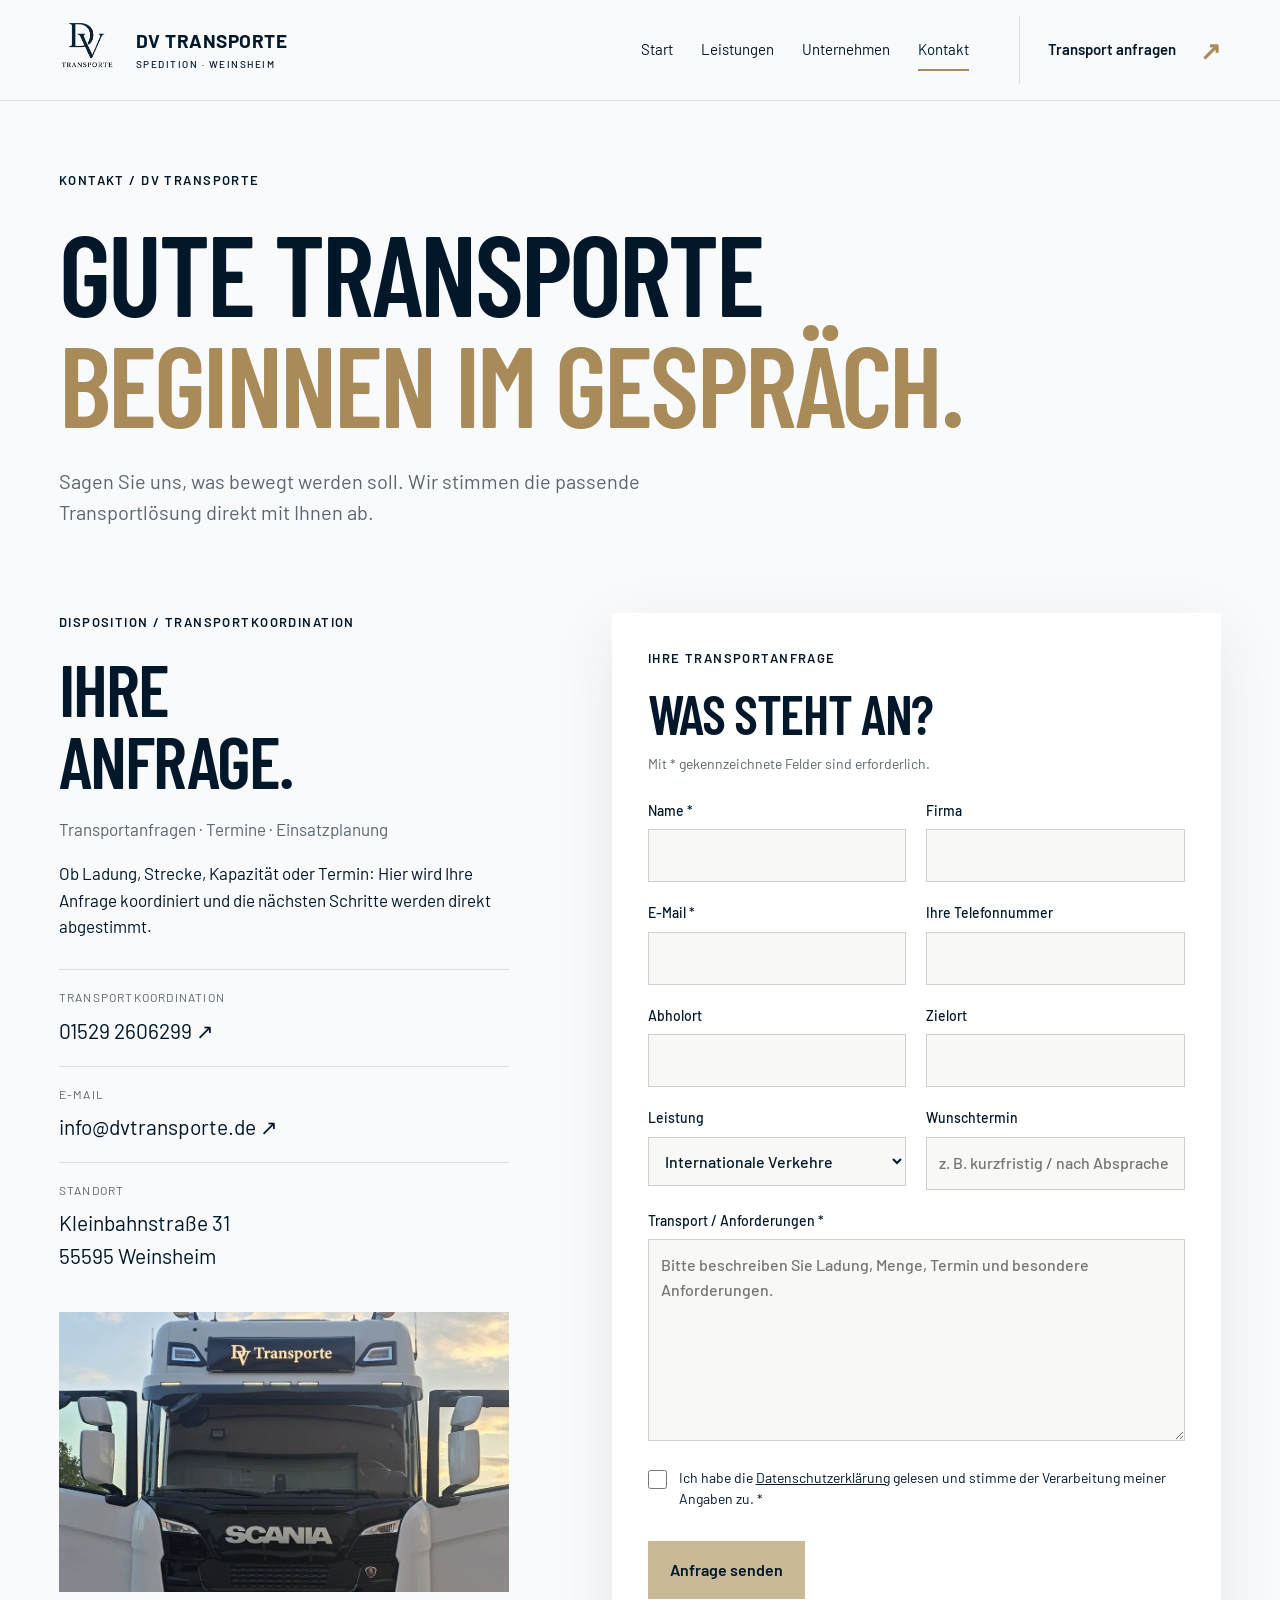
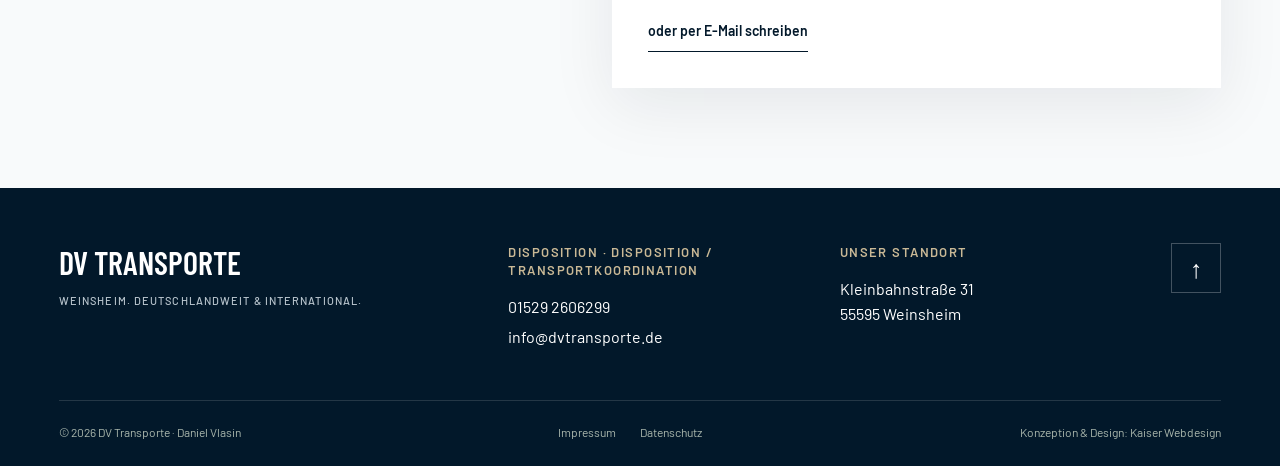
<file: kontakt/index.html>
<!doctype html><html lang="de"><head>
  <meta charset="utf-8">
  <meta name="viewport" content="width=device-width, initial-scale=1, viewport-fit=cover">
  <meta name="theme-color" content="#02182A">
  <meta name="robots" content="index,follow,max-image-preview:large">
  <title>Kontakt | DV Transporte</title>
  <meta name="description" content="Kontakt zu DV Transporte: Transportanfrage für Teil- und Komplettladungen, Sonderfahrten und 40 t Planen-LKW.">
  <link rel="canonical" href="https://dvtransporte.de/kontakt/">
  <link rel="icon" href="../favicon.ico" sizes="any">
  <link rel="apple-touch-icon" href="../assets/images/apple-touch-icon.png">
  <meta property="og:type" content="website">
  <meta property="og:locale" content="de_DE">
  <meta property="og:site_name" content="DV Transporte">
  <meta property="og:title" content="Kontakt | DV Transporte">
  <meta property="og:description" content="Kontakt zu DV Transporte: Transportanfrage für Teil- und Komplettladungen, Sonderfahrten und 40 t Planen-LKW.">
  <meta property="og:url" content="https://dvtransporte.de/kontakt/">
  <meta property="og:image" content="https://dvtransporte.de/assets/images/social-preview.webp">
  <meta name="twitter:card" content="summary_large_image">
  <link rel="stylesheet" href="../assets/css/fonts.css"><link rel="stylesheet" href="../assets/css/main.css"><link rel="stylesheet" href="../assets/css/updates.css">
  <script type="application/ld+json">{"@context":"https://schema.org","@graph":[{"@type":"LocalBusiness","@id":"https://dvtransporte.de/#business","name":"DV Transporte","url":"https://dvtransporte.de/","logo":"https://dvtransporte.de/assets/images/dv-transporte-logo-transparent.png","image":"https://dvtransporte.de/assets/images/social-preview.webp","telephone":"+491752306953","email":"info@dvtransporte.de","address":{"@type":"PostalAddress","streetAddress":"Kleinbahnstraße 31","postalCode":"55595","addressLocality":"Weinsheim","addressCountry":"DE"},"areaServed":{"@type":"Country","name":"Deutschland"},"description":"Transportleistungen mit Schwerpunkt auf internationale Verkehre, regionale Umfuhren und flexiblen Subunternehmereinsatz.","vatID":"DE332152263","contactPoint":{"@type":"ContactPoint","name":"Disposition / Transportkoordination","contactType":"Disposition und Transportanfragen","telephone":"+4915292606299","email":"info@dvtransporte.de","availableLanguage":"de"}},{"@type":"WebSite","@id":"https://dvtransporte.de/#website","url":"https://dvtransporte.de/","name":"DV Transporte","inLanguage":"de-DE","publisher":{"@id":"https://dvtransporte.de/#business"}},{"@type":"WebPage","@id":"https://dvtransporte.de/kontakt/#webpage","url":"https://dvtransporte.de/kontakt/","name":"Kontakt | DV Transporte","isPartOf":{"@id":"https://dvtransporte.de/#website"},"about":{"@id":"https://dvtransporte.de/#business"},"inLanguage":"de-DE"}]}</script>
</head><body id="top"><a class="skip-link" href="#main">Zum Inhalt</a><header class="site-header"><div class="header-inner"><a class="brand" href="../index.html" aria-label="DV Transporte – Startseite"><img src="../assets/images/dv-transporte-logo-transparent.png" alt="DV Transporte" width="62" height="62"><span>DV TRANSPORTE<small>SPEDITION · WEINSHEIM</small></span></a><nav id="navigation" aria-label="Hauptnavigation"><a href="../index.html">Start</a><a href="../leistungen/index.html">Leistungen</a><a href="../unternehmen/index.html">Unternehmen</a><a href="../kontakt/index.html" aria-current="page">Kontakt</a></nav><a class="header-contact" href="../kontakt/index.html#anfrage">Transport anfragen <span aria-hidden="true">↗</span></a><button class="menu-toggle" aria-expanded="false" aria-controls="navigation">Menü <span aria-hidden="true">＋</span></button></div><div class="scroll-progress" aria-hidden="true"></div></header><main id="main"><section class="subhero container"><span class="label">Kontakt / DV Transporte</span><h1>GUTE TRANSPORTE<br><span>BEGINNEN IM GESPRÄCH.</span></h1><p>Sagen Sie uns, was bewegt werden soll. Wir stimmen die passende Transportlösung direkt mit Ihnen ab.</p></section><section class="contact-layout container" id="anfrage"><aside><span class="label">Disposition / Transportkoordination</span><h2>IHRE<br>ANFRAGE.</h2><p class="contact-role">Transportanfragen · Termine · Einsatzplanung</p><p>Ob Ladung, Strecke, Kapazität oder Termin: Hier wird Ihre Anfrage koordiniert und die nächsten Schritte werden direkt abgestimmt.</p><div class="contact-details"><a href="tel:+4915292606299"><span>Transportkoordination</span>01529 2606299 ↗</a><a href="mailto:info@dvtransporte.de"><span>E-Mail</span>info@dvtransporte.de ↗</a><div><span>Standort</span>Kleinbahnstraße 31<br>55595 Weinsheim</div></div><img src="../assets/images/front-truck.webp" alt="DV Transporte Scania am Standort" loading="lazy" decoding="async"></aside><div class="form-card"><span class="label">Ihre Transportanfrage</span><h2>WAS STEHT AN?</h2><p class="form-note">Mit * gekennzeichnete Felder sind erforderlich.</p><form action="../send.php" method="post"><input type="text" name="website" tabindex="-1" autocomplete="off" class="hp-field" aria-hidden="true"><div class="form-grid"><label><span>Name *</span><input type="text" name="name" autocomplete="name" maxlength="100" required></label><label><span>Firma</span><input type="text" name="company"></label><label><span>E-Mail *</span><input type="email" name="email" autocomplete="email" required></label><label><span>Ihre Telefonnummer</span><input type="tel" name="phone" autocomplete="tel"></label><label><span>Abholort</span><input type="text" name="pickup"></label><label><span>Zielort</span><input type="text" name="destination"></label><label><span>Leistung</span><select name="vehicle"><option>Internationale Verkehre</option><option>Regionale Umfuhren</option><option>Subunternehmereinsatz</option><option>Allgemeine Transportanfrage</option></select></label><label><span>Wunschtermin</span><input type="text" name="date" placeholder="z. B. kurzfristig / nach Absprache"></label><label class="full"><span>Transport / Anforderungen *</span><textarea name="message" rows="7" required placeholder="Bitte beschreiben Sie Ladung, Menge, Termin und besondere Anforderungen."></textarea></label><label class="check full"><input type="checkbox" name="privacy" value="1" required><span>Ich habe die <a href="../datenschutz/index.html">Datenschutzerklärung</a> gelesen und stimme der Verarbeitung meiner Angaben zu. *</span></label></div><div class="form-actions"><button class="button" type="submit">Anfrage senden</button><a class="text-link" href="mailto:info@dvtransporte.de">oder per E-Mail schreiben</a></div></form><p class="form-feedback" role="status" aria-live="polite"></p></div></section></main><footer class="footer"><div class="container footer-top"><a class="footer-wordmark" href="../index.html">DV TRANSPORTE<span>WEINSHEIM. DEUTSCHLANDWEIT &amp; INTERNATIONAL.</span></a><div><span class="label">Disposition · Disposition / Transportkoordination</span><a href="tel:+4915292606299">01529 2606299</a><a href="mailto:info@dvtransporte.de">info@dvtransporte.de</a></div><div><span class="label">Unser Standort</span><p>Kleinbahnstraße 31<br>55595 Weinsheim</p></div><a class="top-link" href="#top" aria-label="Zurück nach oben">↑</a></div><div class="container footer-bottom"><span>© <span data-year>2026</span> DV Transporte · Daniel Vlasin</span><div><a href="../impressum/index.html">Impressum</a><a href="../datenschutz/index.html">Datenschutz</a></div><span>Konzeption & Design: Kaiser Webdesign</span></div></footer><dialog class="lightbox" aria-label="Bildergalerie"><button class="lightbox-close" aria-label="Galerie schließen">✕</button><button class="lightbox-prev" aria-label="Vorheriges Bild">←</button><figure><img alt=""><figcaption></figcaption></figure><button class="lightbox-next" aria-label="Nächstes Bild">→</button></dialog><script src="../assets/js/main.js" defer></script></body></html>
</file>
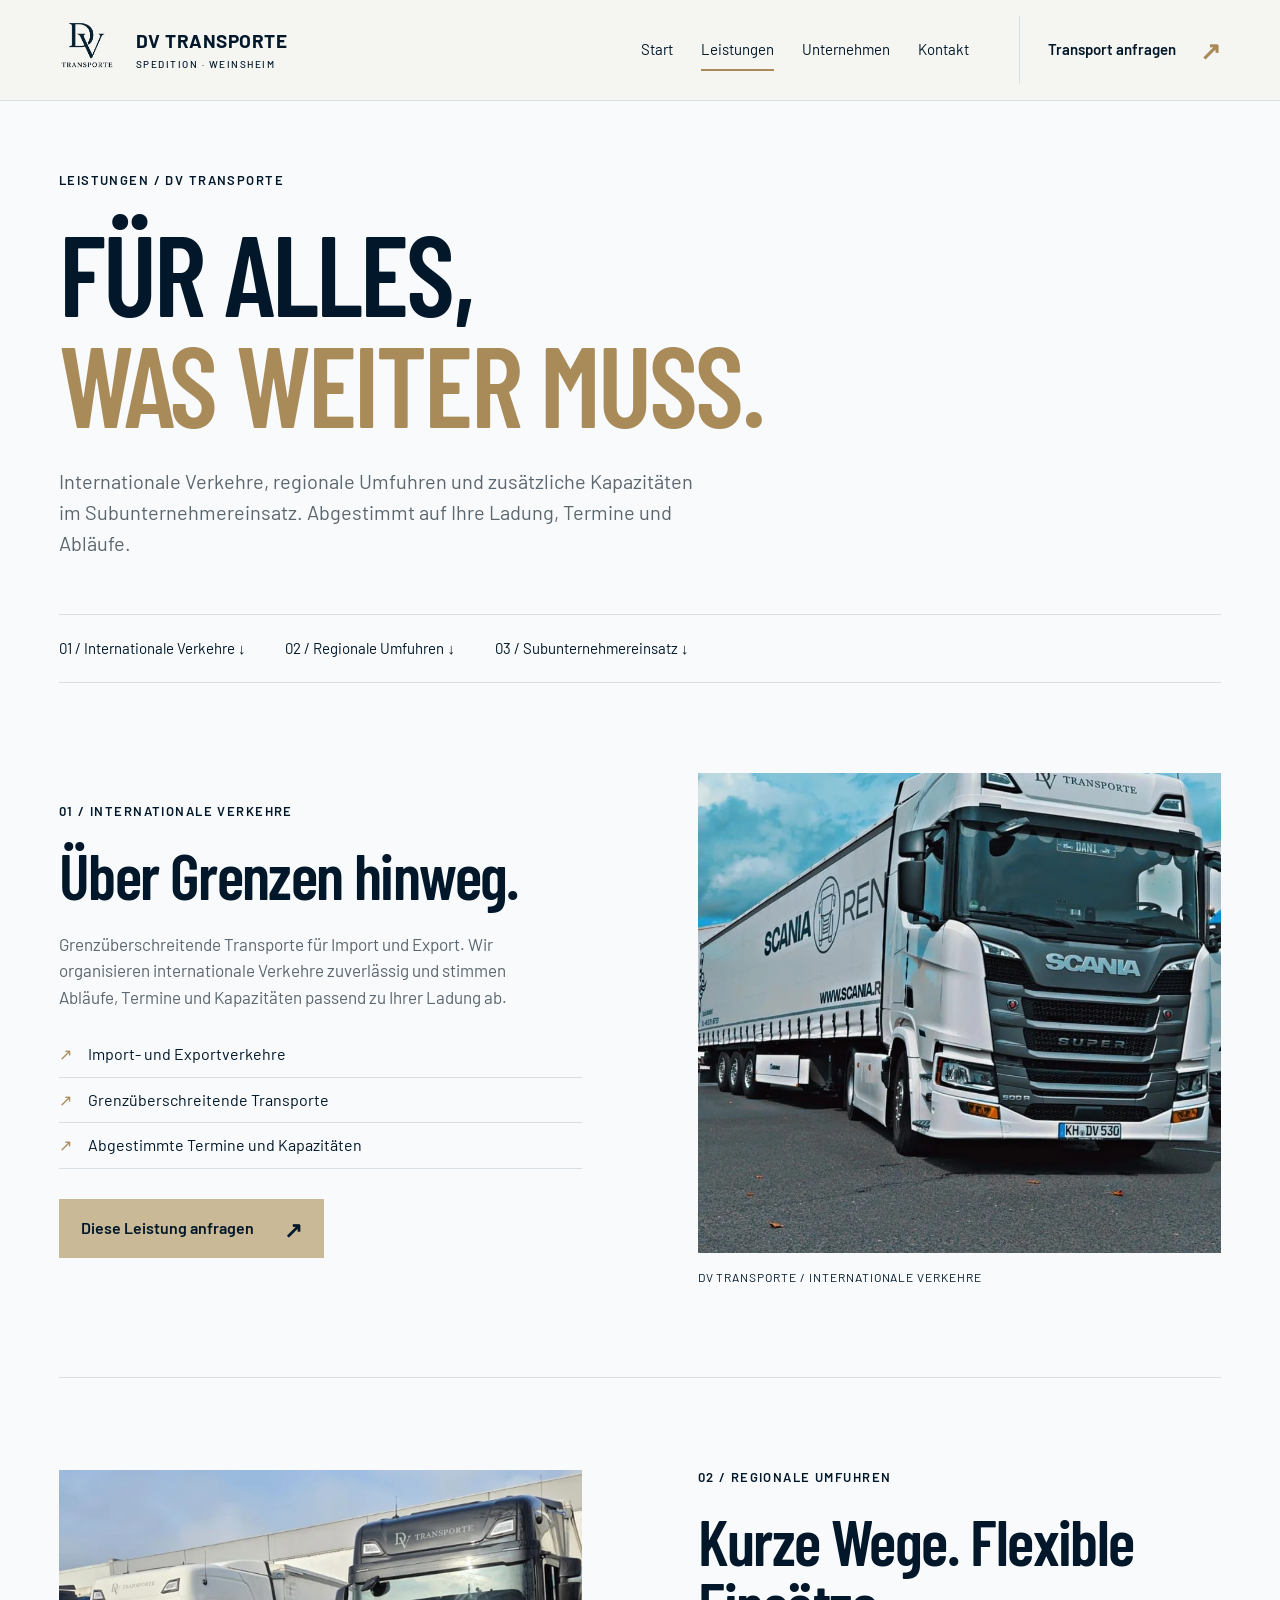
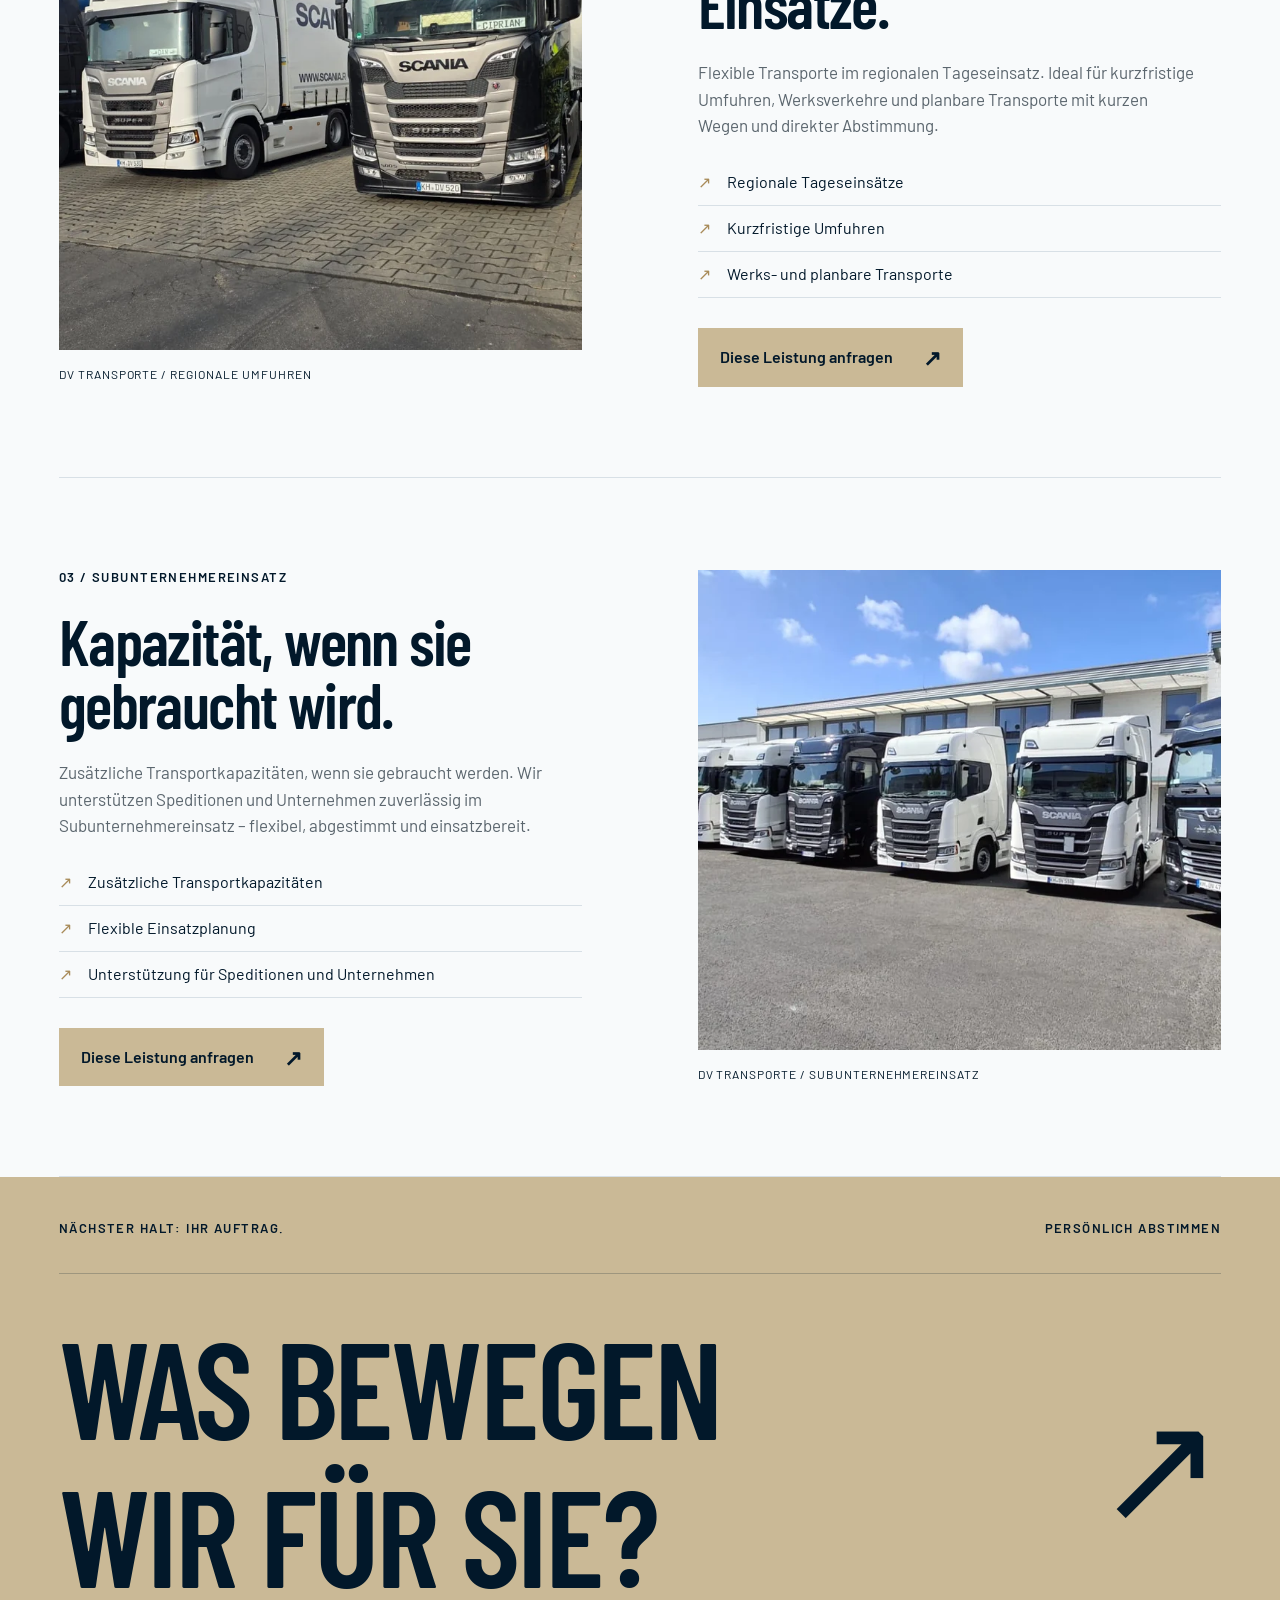
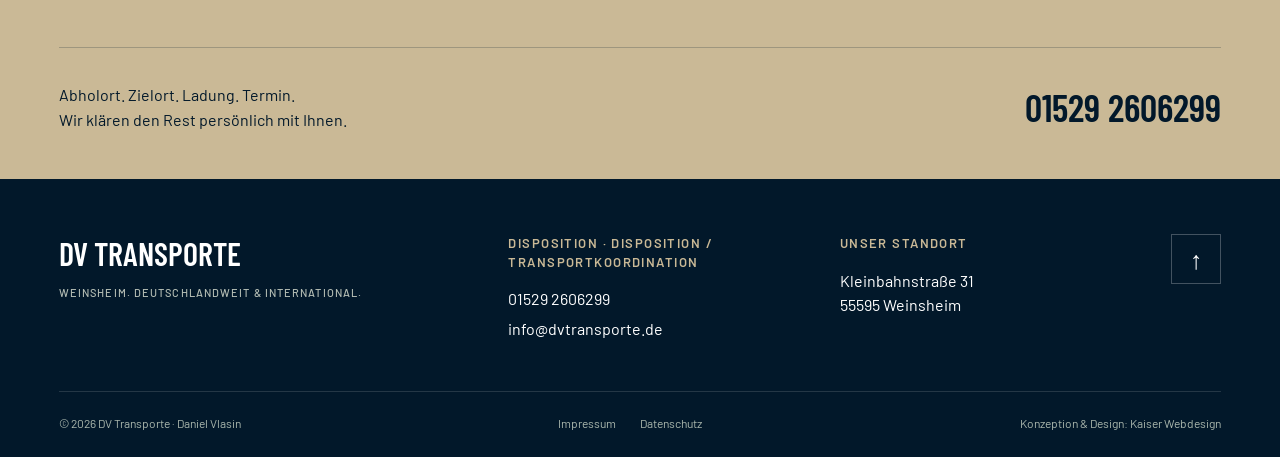
<file: leistungen/index.html>
<!doctype html><html lang="de"><head>
  <meta charset="utf-8">
  <meta name="viewport" content="width=device-width, initial-scale=1, viewport-fit=cover">
  <meta name="theme-color" content="#02182A">
  <meta name="robots" content="index,follow,max-image-preview:large">
  <title>Internationale & regionale Transporte | DV Transporte</title>
  <meta name="description" content="Internationale Verkehre, regionale Umfuhren und flexibler Subunternehmereinsatz: das Leistungsprofil von DV Transporte aus Weinsheim.">
  <link rel="canonical" href="https://dvtransporte.de/leistungen/">
  <link rel="icon" href="../favicon.ico" sizes="any">
  <link rel="apple-touch-icon" href="../assets/images/apple-touch-icon.png">
  <meta property="og:type" content="website">
  <meta property="og:locale" content="de_DE">
  <meta property="og:site_name" content="DV Transporte">
  <meta property="og:title" content="Internationale &amp; regionale Transporte | DV Transporte">
  <meta property="og:description" content="Internationale Verkehre, regionale Umfuhren und flexibler Subunternehmereinsatz: das Leistungsprofil von DV Transporte aus Weinsheim.">
  <meta property="og:url" content="https://dvtransporte.de/leistungen/">
  <meta property="og:image" content="https://dvtransporte.de/assets/images/social-preview.webp">
  <meta name="twitter:card" content="summary_large_image">
  <link rel="stylesheet" href="../assets/css/fonts.css"><link rel="stylesheet" href="../assets/css/main.css">
  <script type="application/ld+json">{"@context":"https://schema.org","@graph":[{"@type":"LocalBusiness","@id":"https://dvtransporte.de/#business","name":"DV Transporte","url":"https://dvtransporte.de/","logo":"https://dvtransporte.de/assets/images/dv-transporte-logo-transparent.png","image":"https://dvtransporte.de/assets/images/social-preview.webp","telephone":"+491752306953","email":"info@dvtransporte.de","address":{"@type":"PostalAddress","streetAddress":"Kleinbahnstraße 31","postalCode":"55595","addressLocality":"Weinsheim","addressCountry":"DE"},"areaServed":{"@type":"Country","name":"Deutschland"},"description":"Transportleistungen mit Schwerpunkt auf internationale Verkehre, regionale Umfuhren und flexiblen Subunternehmereinsatz.","vatID":"DE332152263","contactPoint":{"@type":"ContactPoint","name":"Disposition / Transportkoordination","contactType":"Disposition und Transportanfragen","telephone":"+4915292606299","email":"info@dvtransporte.de","availableLanguage":"de"}},{"@type":"WebSite","@id":"https://dvtransporte.de/#website","url":"https://dvtransporte.de/","name":"DV Transporte","inLanguage":"de-DE","publisher":{"@id":"https://dvtransporte.de/#business"}},{"@type":"WebPage","@id":"https://dvtransporte.de/leistungen/#webpage","url":"https://dvtransporte.de/leistungen/","name":"Leistungen | DV Transporte","isPartOf":{"@id":"https://dvtransporte.de/#website"},"about":{"@id":"https://dvtransporte.de/#business"},"inLanguage":"de-DE"}]}</script>
</head><body id="top"><a class="skip-link" href="#main">Zum Inhalt</a><header class="site-header"><div class="header-inner"><a class="brand" href="../index.html" aria-label="DV Transporte – Startseite"><img src="../assets/images/dv-transporte-logo-transparent.png" alt="DV Transporte" width="62" height="62"><span>DV TRANSPORTE<small>SPEDITION · WEINSHEIM</small></span></a><nav id="navigation" aria-label="Hauptnavigation"><a href="../index.html" >Start</a><a href="../leistungen/index.html" aria-current="page">Leistungen</a><a href="../unternehmen/index.html" >Unternehmen</a><a href="../kontakt/index.html" >Kontakt</a></nav><a class="header-contact" href="../kontakt/index.html#anfrage">Transport anfragen <span aria-hidden="true">↗</span></a><button class="menu-toggle" aria-expanded="false" aria-controls="navigation">Menü <span aria-hidden="true">＋</span></button></div><div class="scroll-progress" aria-hidden="true"></div></header><main id="main"><section class="subhero container"><span class="label">Leistungen / DV Transporte</span><h1>FÜR ALLES,<br><span>WAS WEITER MUSS.</span></h1><p>Internationale Verkehre, regionale Umfuhren und zusätzliche Kapazitäten im Subunternehmereinsatz. Abgestimmt auf Ihre Ladung, Termine und Abläufe.</p></section><nav class="service-jumps container" aria-label="Leistungen auf dieser Seite"><a href="#internationale-verkehre">01 / Internationale Verkehre ↓</a><a href="#regionale-umfuhren">02 / Regionale Umfuhren ↓</a><a href="#subunternehmereinsatz">03 / Subunternehmereinsatz ↓</a></nav><section class="service-detail container" id="internationale-verkehre"><div><span class="label">01 / Internationale Verkehre</span><h2>Über Grenzen hinweg.</h2><p>Grenzüberschreitende Transporte für Import und Export. Wir organisieren internationale Verkehre zuverlässig und stimmen Abläufe, Termine und Kapazitäten passend zu Ihrer Ladung ab.</p><ul class="detail-list"><li>Import- und Exportverkehre</li><li>Grenzüberschreitende Transporte</li><li>Abgestimmte Termine und Kapazitäten</li></ul><a class="button" href="../kontakt/index.html?leistung=0#anfrage">Diese Leistung anfragen<span aria-hidden="true">↗</span></a></div><figure><img src="../assets/images/truck-road.webp" alt="DV Transporte LKW unterwegs im Straßeneinsatz" loading="lazy" decoding="async"><figcaption>DV TRANSPORTE / Internationale Verkehre</figcaption></figure></section><section class="service-detail container" id="regionale-umfuhren"><div><span class="label">02 / Regionale Umfuhren</span><h2>Kurze Wege. Flexible Einsätze.</h2><p>Flexible Transporte im regionalen Tageseinsatz. Ideal für kurzfristige Umfuhren, Werksverkehre und planbare Transporte mit kurzen Wegen und direkter Abstimmung.</p><ul class="detail-list"><li>Regionale Tageseinsätze</li><li>Kurzfristige Umfuhren</li><li>Werks- und planbare Transporte</li></ul><a class="button" href="../kontakt/index.html?leistung=1#anfrage">Diese Leistung anfragen<span aria-hidden="true">↗</span></a></div><figure><img src="../assets/images/fleet-three.webp" alt="LKW von DV Transporte bereit für regionale Umfuhren" loading="lazy" decoding="async"><figcaption>DV TRANSPORTE / Regionale Umfuhren</figcaption></figure></section><section class="service-detail container" id="subunternehmereinsatz"><div><span class="label">03 / Subunternehmereinsatz</span><h2>Kapazität, wenn sie gebraucht wird.</h2><p>Zusätzliche Transportkapazitäten, wenn sie gebraucht werden. Wir unterstützen Speditionen und Unternehmen zuverlässig im Subunternehmereinsatz – flexibel, abgestimmt und einsatzbereit.</p><ul class="detail-list"><li>Zusätzliche Transportkapazitäten</li><li>Flexible Einsatzplanung</li><li>Unterstützung für Speditionen und Unternehmen</li></ul><a class="button" href="../kontakt/index.html?leistung=2#anfrage">Diese Leistung anfragen<span aria-hidden="true">↗</span></a></div><figure><img src="../assets/images/fleet-wide.webp" alt="Fuhrpark von DV Transporte für zusätzliche Transportkapazitäten" loading="lazy" decoding="async"><figcaption>DV TRANSPORTE / Subunternehmereinsatz</figcaption></figure></section><section class="contact-cta"><div class="container"><div class="cta-top"><span class="label">Nächster Halt: Ihr Auftrag.</span><span class="label">Persönlich abstimmen</span></div><a class="cta-title" href="../kontakt/index.html#anfrage">WAS BEWEGEN<br>WIR FÜR SIE?<span aria-hidden="true">↗</span></a><div class="cta-bottom"><p>Abholort. Zielort. Ladung. Termin.<br>Wir klären den Rest persönlich mit Ihnen.</p><a href="tel:+4915292606299">01529 2606299</a></div></div></section></main><footer class="footer"><div class="container footer-top"><a class="footer-wordmark" href="../index.html">DV TRANSPORTE<span>WEINSHEIM. DEUTSCHLANDWEIT &amp; INTERNATIONAL.</span></a><div><span class="label">Disposition · Disposition / Transportkoordination</span><a href="tel:+4915292606299">01529 2606299</a><a href="mailto:info@dvtransporte.de">info@dvtransporte.de</a></div><div><span class="label">Unser Standort</span><p>Kleinbahnstraße 31<br>55595 Weinsheim</p></div><a class="top-link" href="#top" aria-label="Zurück nach oben">↑</a></div><div class="container footer-bottom"><span>© <span data-year>2026</span> DV Transporte · Daniel Vlasin</span><div><a href="../impressum/index.html">Impressum</a><a href="../datenschutz/index.html">Datenschutz</a></div><span>Konzeption & Design: Kaiser Webdesign</span></div></footer><dialog class="lightbox" aria-label="Bildergalerie"><button class="lightbox-close" aria-label="Galerie schließen">✕</button><button class="lightbox-prev" aria-label="Vorheriges Bild">←</button><figure><img alt=""><figcaption></figcaption></figure><button class="lightbox-next" aria-label="Nächstes Bild">→</button></dialog><script src="../assets/js/main.js" defer></script></body></html>
</file>
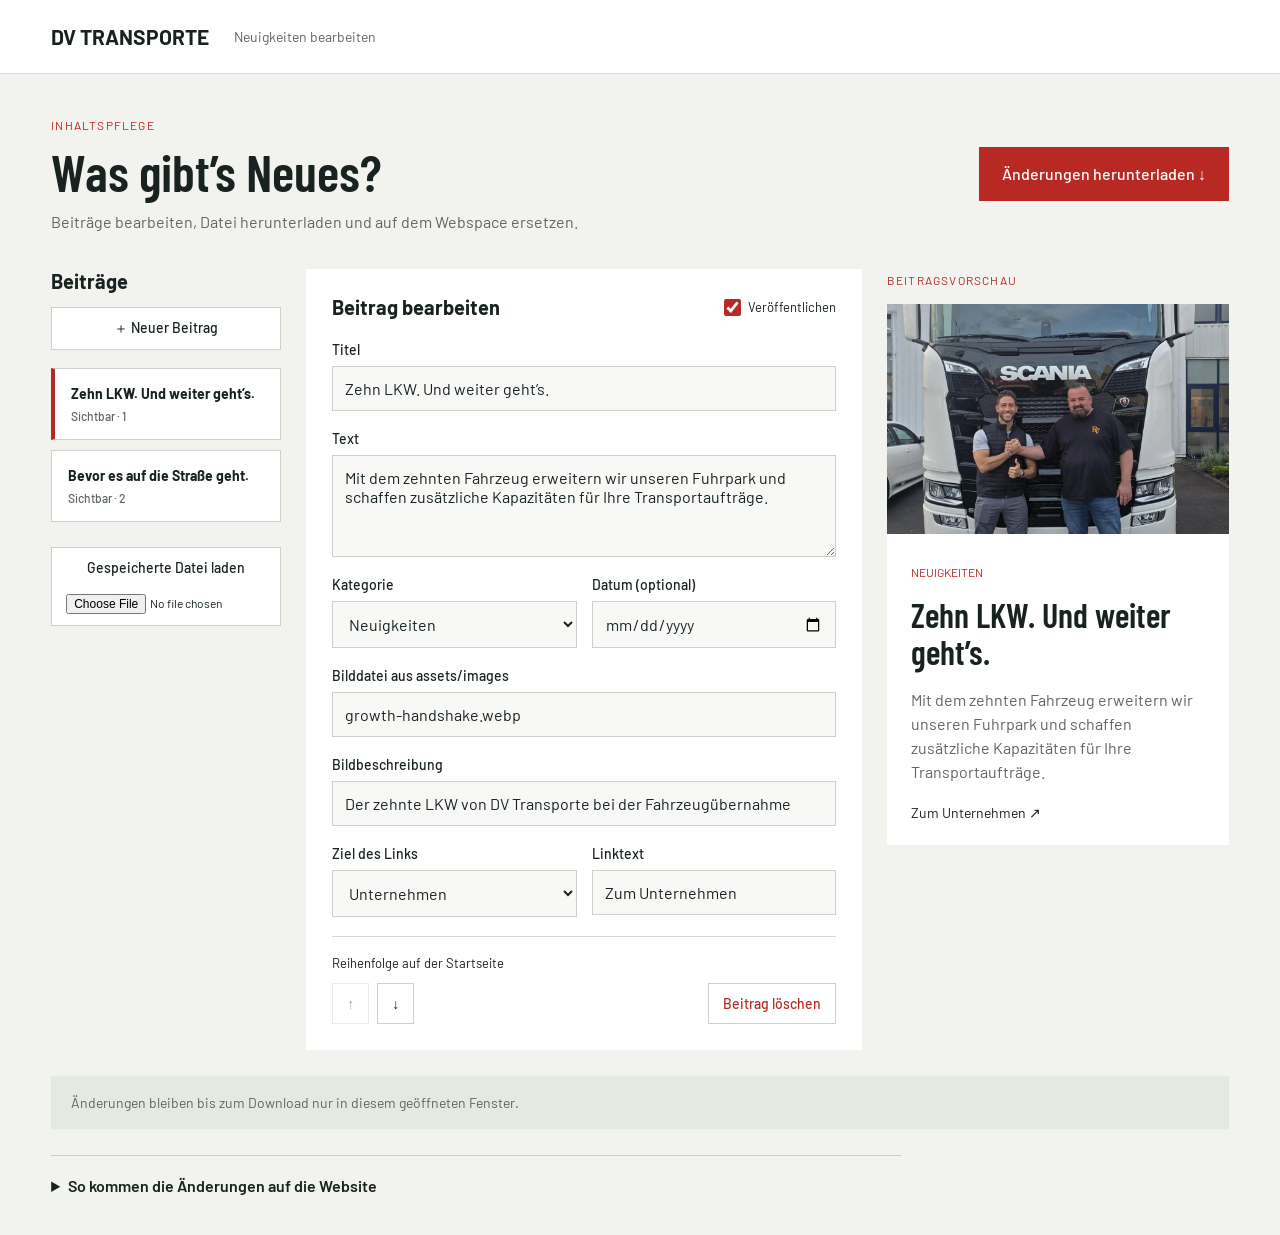
<file: pflege/index.html>
<!doctype html><html lang="de"><head><meta charset="utf-8"><meta name="viewport" content="width=device-width,initial-scale=1"><meta name="robots" content="noindex,nofollow"><title>Neuigkeiten bearbeiten · DV Transporte</title><link rel="stylesheet" href="../assets/css/fonts.css"><link rel="stylesheet" href="editor.css"></head><body><header><a href="../index.html">DV TRANSPORTE</a><span>Neuigkeiten bearbeiten</span></header><main><div class="intro"><div><span class="eyebrow">Inhaltspflege</span><h1>Was gibt’s Neues?</h1><p>Beiträge bearbeiten, Datei herunterladen und auf dem Webspace ersetzen.</p></div><button id="export" class="primary">Änderungen herunterladen ↓</button></div><div class="workspace"><aside><div class="list-head"><h2>Beiträge</h2><button id="add">＋ Neuer Beitrag</button></div><div id="post-list"></div><label class="import-label">Gespeicherte Datei laden<input id="import" type="file" accept=".js,.json"></label><button id="undo" hidden>Letzte Löschung rückgängig</button></aside><section class="editor"><form id="edit-form"><div class="form-heading"><h2>Beitrag bearbeiten</h2><label class="check"><input id="published" type="checkbox">Veröffentlichen</label></div><label>Titel<input id="title" maxlength="110" required></label><label>Text<textarea id="text" rows="4" maxlength="900" required></textarea></label><div class="pair"><label>Kategorie<select id="category"><option>Neuigkeiten</option><option>Einblicke</option><option>Angebote</option></select></label><label>Datum (optional)<input id="date" type="date"></label></div><label>Bilddatei aus assets/images<input id="image" list="images" placeholder="z. B. front-truck.webp" pattern="[a-zA-Z0-9_-]+\.(webp|png|jpe?g)"></label><datalist id="images"></datalist><label>Bildbeschreibung<input id="imageAlt" maxlength="200"></label><div class="pair"><label>Ziel des Links<select id="link"><option value="">Kein Link</option><option value="unternehmen/index.html">Unternehmen</option><option value="leistungen/index.html">Leistungen</option><option value="leistungen/index.html#plane-40t">40 t Planen-LKW</option><option value="kontakt/index.html#anfrage">Transportanfrage</option></select></label><label>Linktext<input id="linkLabel" maxlength="50"></label></div><div class="form-bottom"><span>Reihenfolge auf der Startseite</span><div><button id="up" type="button" aria-label="Beitrag nach oben verschieben">↑</button><button id="down" type="button" aria-label="Beitrag nach unten verschieben">↓</button><button id="remove" type="button">Beitrag löschen</button></div></div></form><div id="empty" hidden><h2>Noch keine Beiträge</h2><p>Lege über „Neuer Beitrag“ deinen ersten Eintrag an.</p></div></section><section class="preview"><span class="eyebrow">Beitragsvorschau</span><article><img id="preview-image" alt=""><div><span id="preview-category"></span><h2 id="preview-title"></h2><p id="preview-text"></p><span id="preview-link"></span></div></article></section></div><p id="status" role="status" aria-live="polite">Änderungen bleiben bis zum Download nur in diesem geöffneten Fenster.</p><details><summary>So kommen die Änderungen auf die Website</summary><ol><li>Bearbeite deine Beiträge. Mit „Veröffentlichen“ bestimmst du, welche auf der Startseite erscheinen.</li><li>Klicke auf „Änderungen herunterladen“. Es entsteht die Datei <strong>neuigkeiten.js</strong>.</li><li>Ersetze auf dem Webspace <strong>assets/js/neuigkeiten.js</strong> durch diese Datei. Neue Bilder gehören in <strong>assets/images</strong>.</li><li>Lade die Startseite mit Strg + F5 neu. Bewahre die heruntergeladene Datei auch lokal auf.</li></ol><p>Falls der Browser „neuigkeiten (1).js“ speichert, benenne sie vor dem Hochladen in „neuigkeiten.js“ um. Dieser Editor ändert keine Live-Dateien. Es sind keine Zugangsdaten nötig.</p></details></main><script src="../assets/js/neuigkeiten.js"></script><script src="editor.js"></script></body></html>
</file>
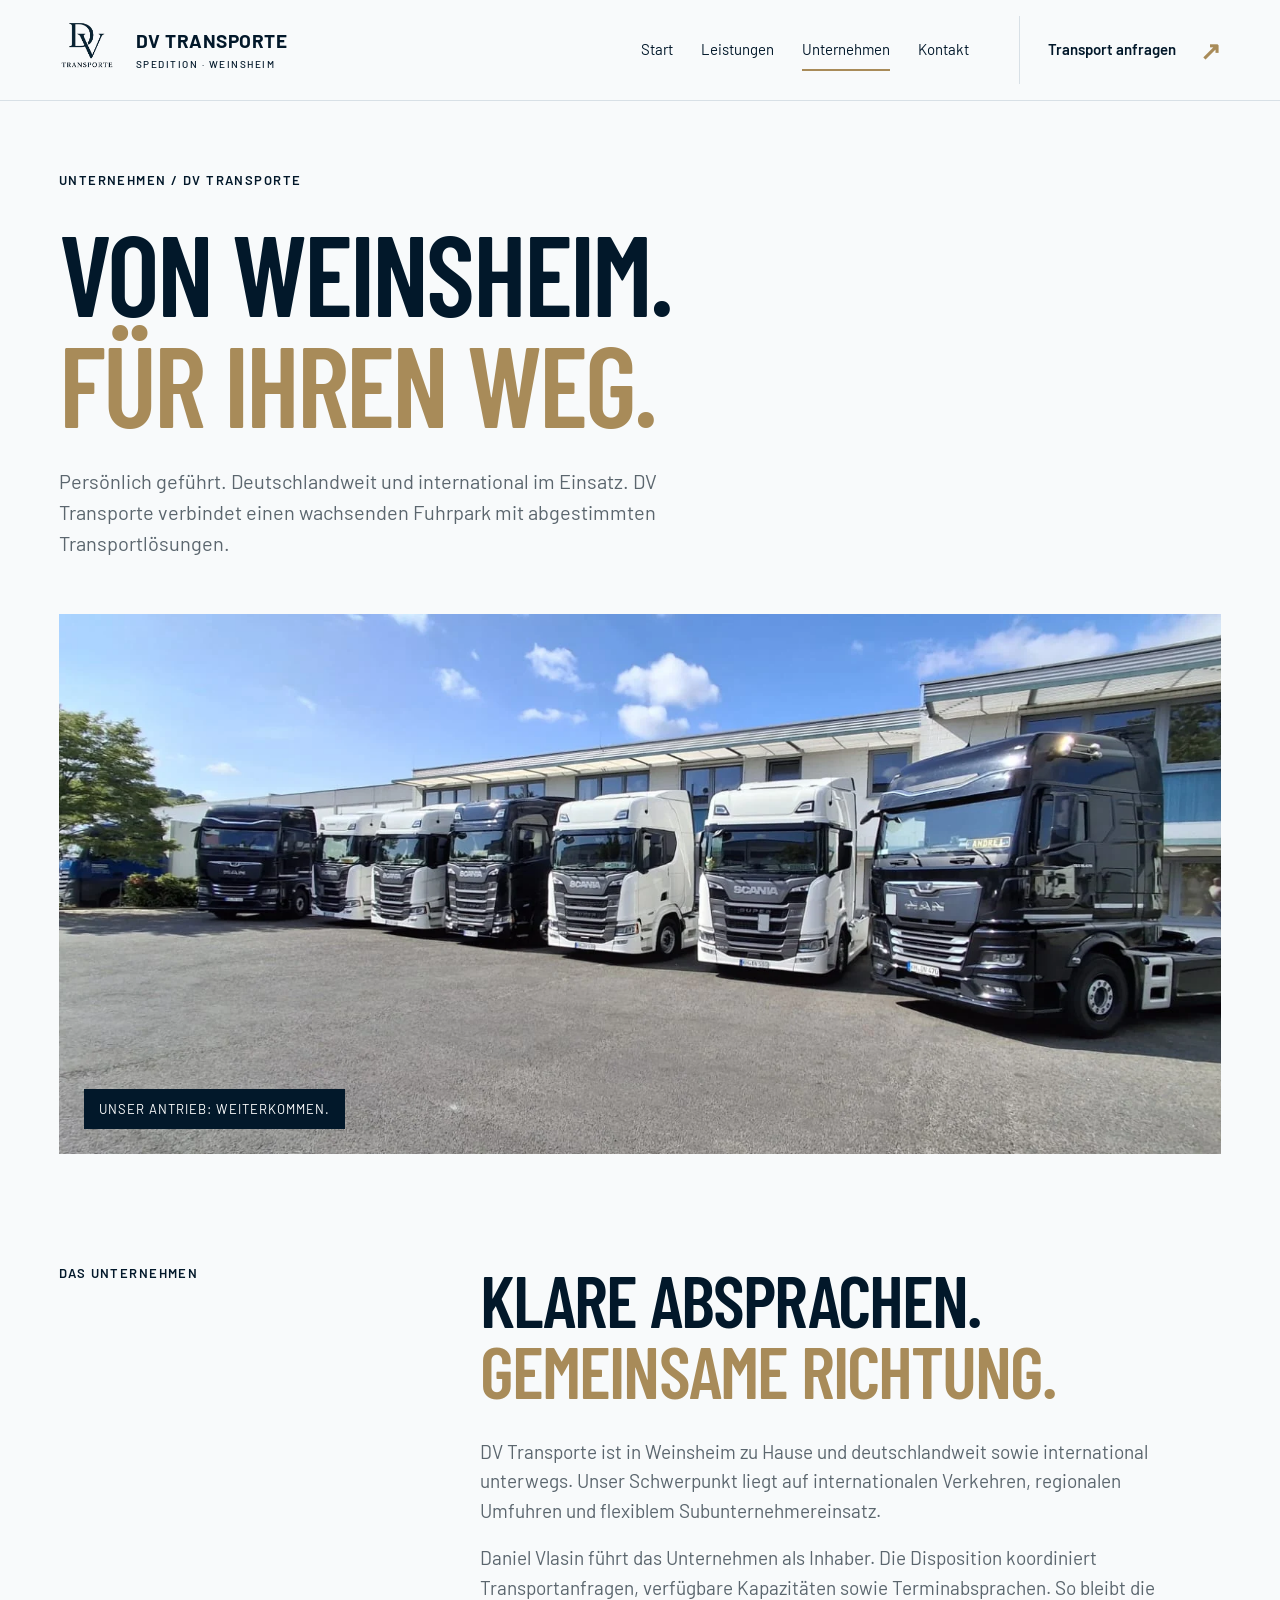
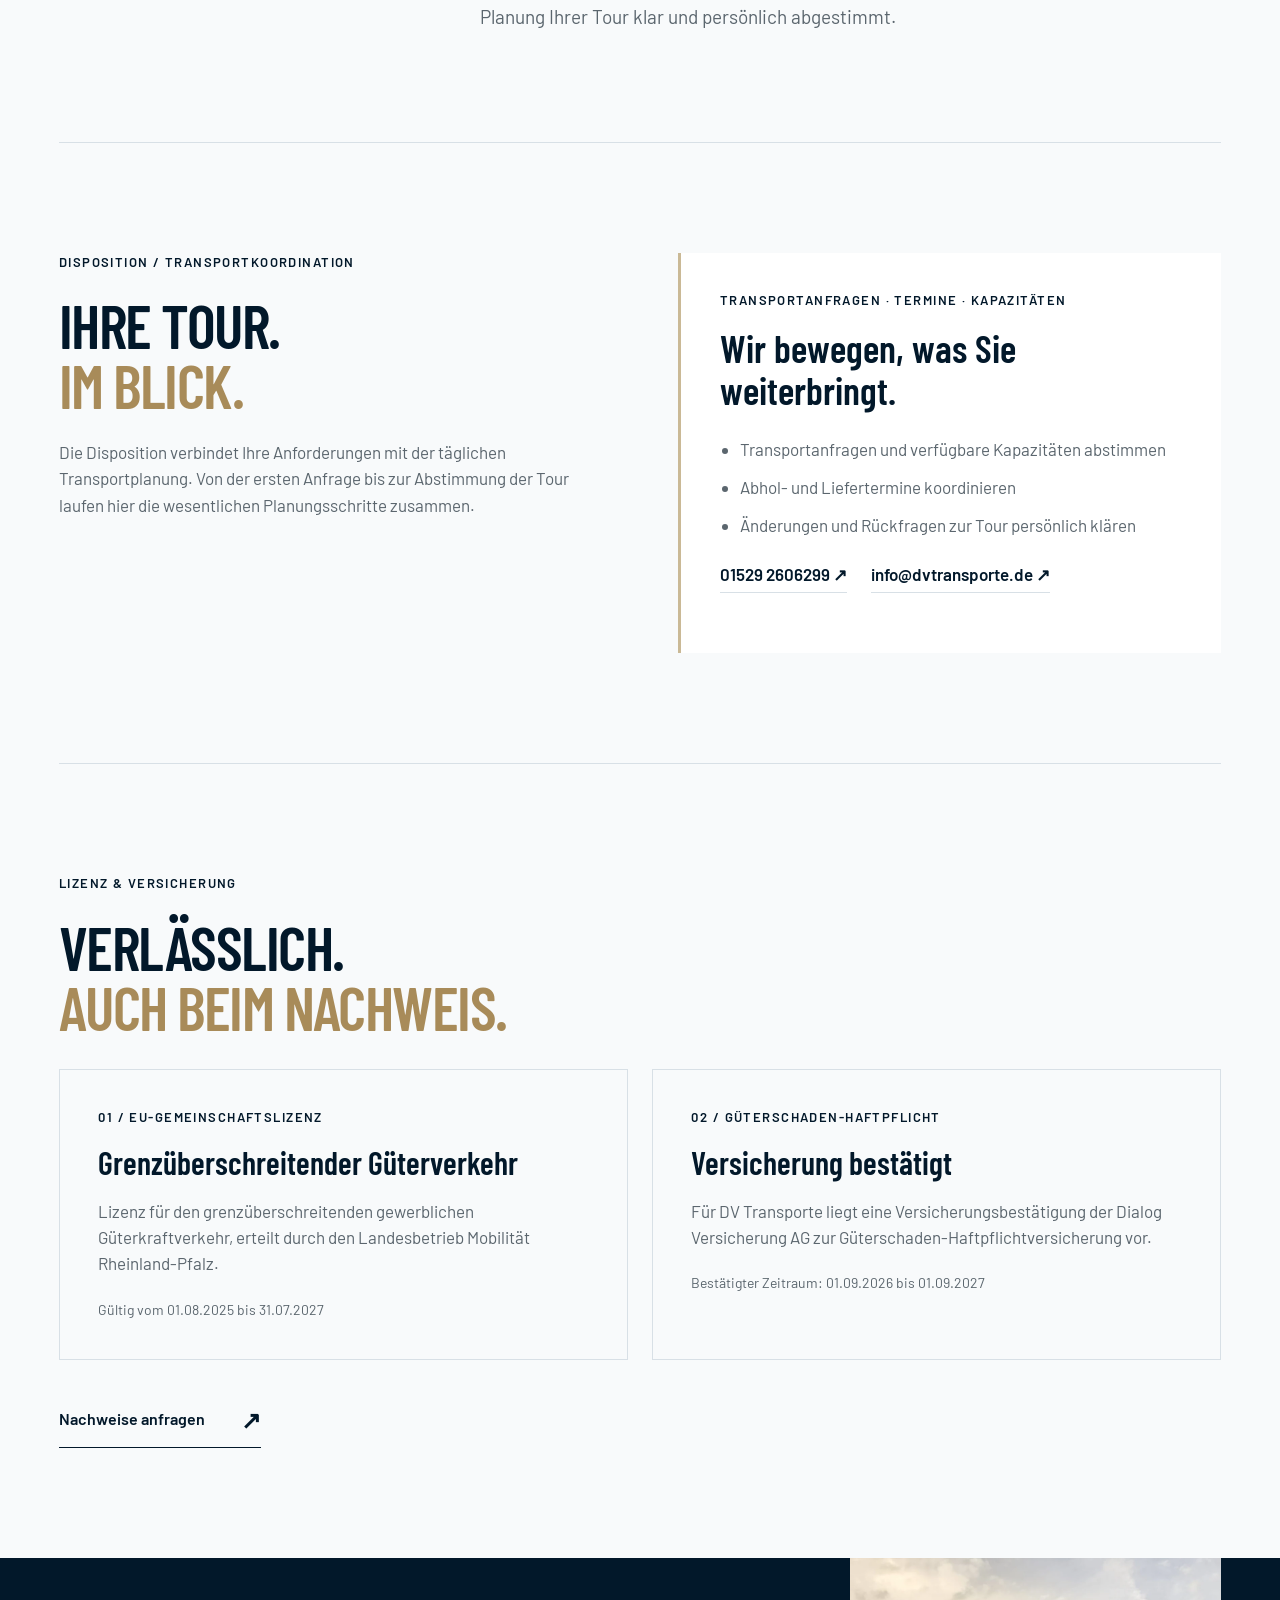
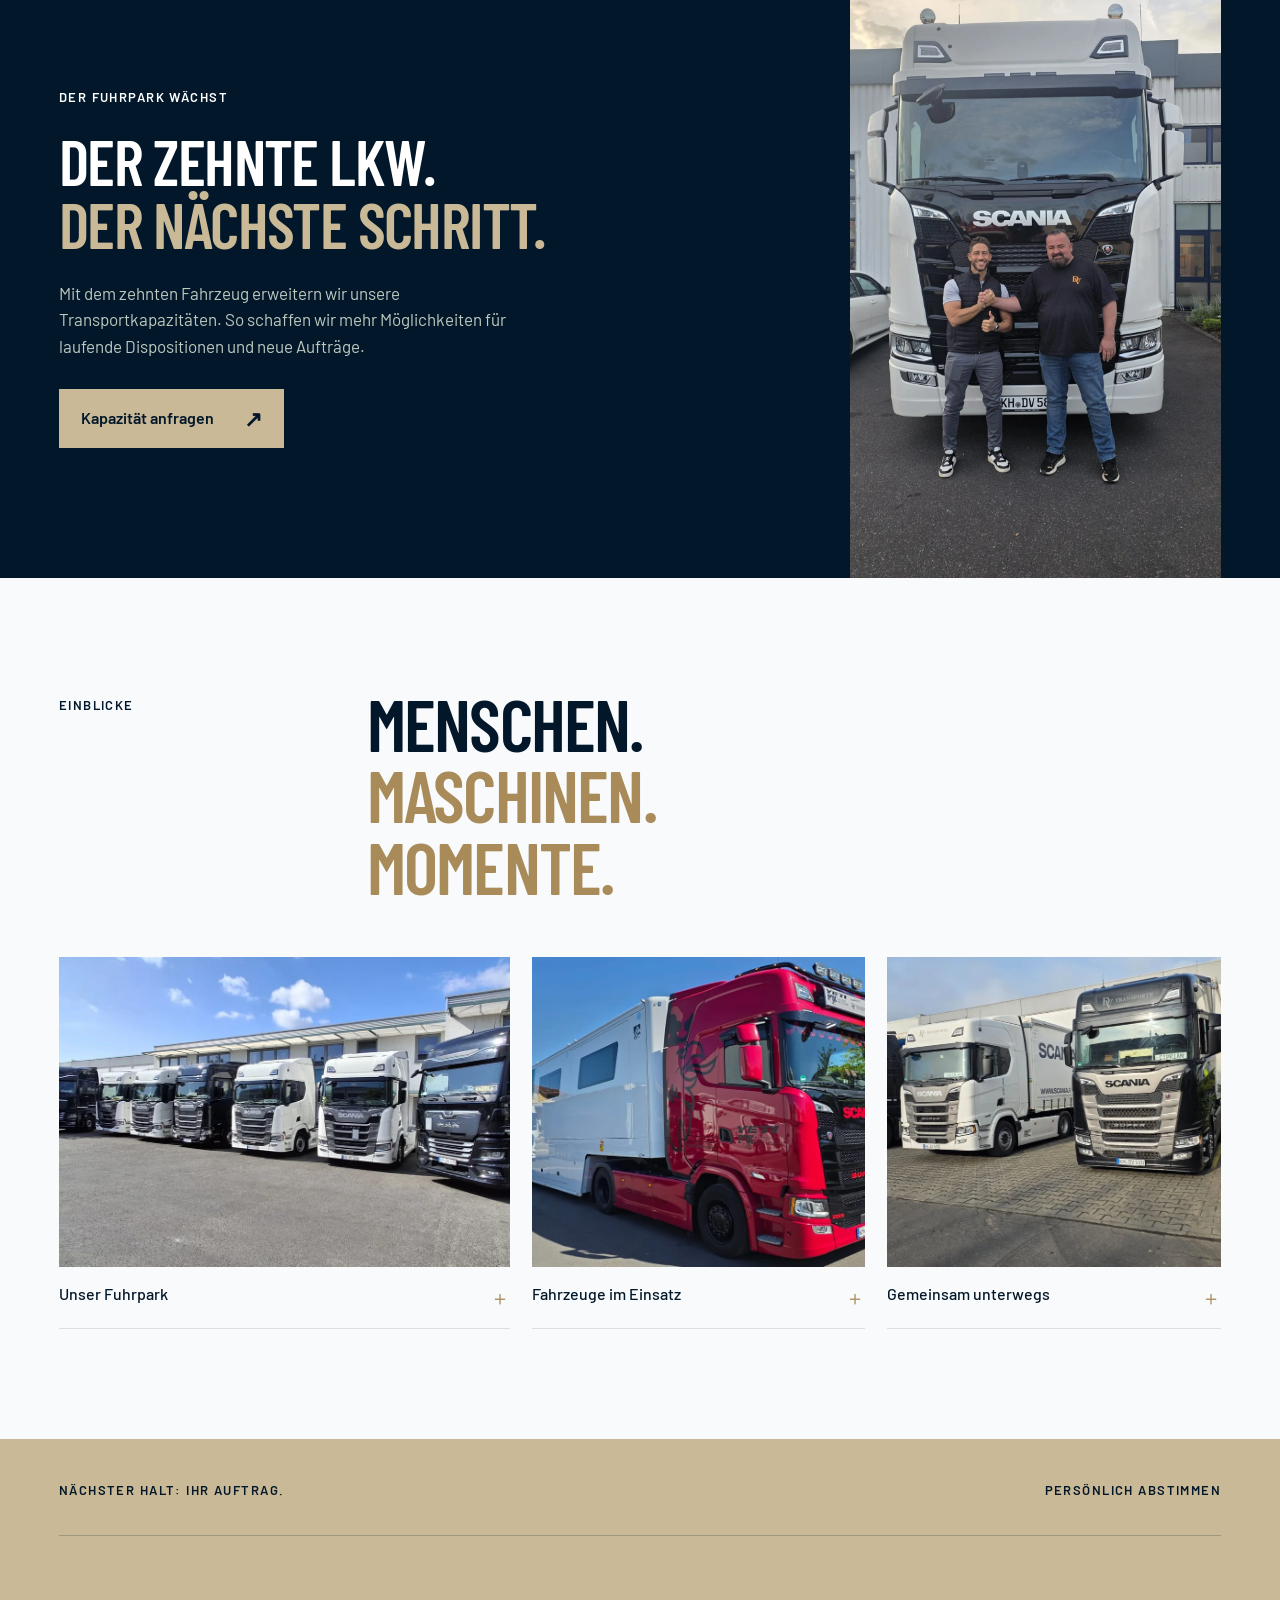
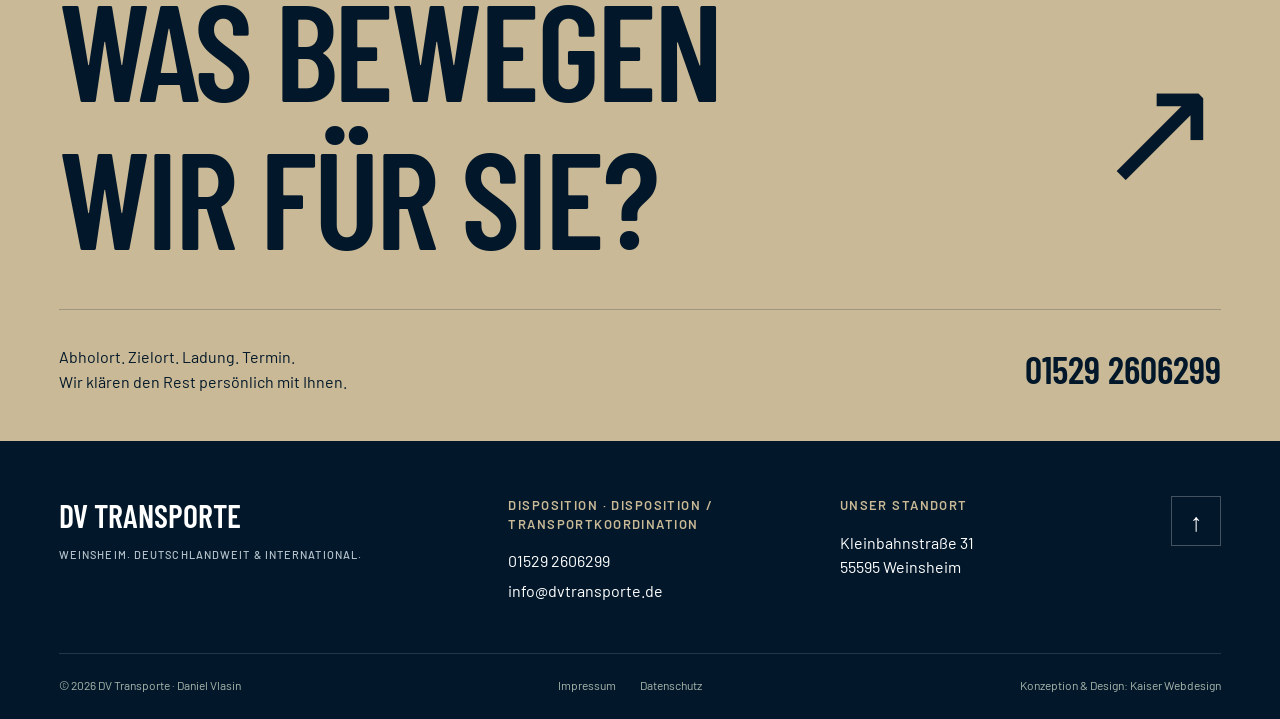
<file: unternehmen/index.html>
<!doctype html><html lang="de"><head>
  <meta charset="utf-8">
  <meta name="viewport" content="width=device-width, initial-scale=1, viewport-fit=cover">
  <meta name="theme-color" content="#02182A">
  <meta name="robots" content="index,follow,max-image-preview:large">
  <title>Unternehmen | DV Transporte</title>
  <meta name="description" content="DV Transporte aus Weinsheim: persönlich geführt, mit wachsendem Fuhrpark und klarem Fokus auf klassische Speditionsleistungen.">
  <link rel="canonical" href="https://dvtransporte.de/unternehmen/">
  <link rel="icon" href="../favicon.ico" sizes="any">
  <link rel="apple-touch-icon" href="../assets/images/apple-touch-icon.png">
  <meta property="og:type" content="website">
  <meta property="og:locale" content="de_DE">
  <meta property="og:site_name" content="DV Transporte">
  <meta property="og:title" content="Unternehmen | DV Transporte">
  <meta property="og:description" content="DV Transporte aus Weinsheim: persönlich geführt, mit wachsendem Fuhrpark und klarem Fokus auf klassische Speditionsleistungen.">
  <meta property="og:url" content="https://dvtransporte.de/unternehmen/">
  <meta property="og:image" content="https://dvtransporte.de/assets/images/social-preview.webp">
  <meta name="twitter:card" content="summary_large_image">
  <link rel="stylesheet" href="../assets/css/fonts.css"><link rel="stylesheet" href="../assets/css/main.css">
  <script type="application/ld+json">{"@context":"https://schema.org","@graph":[{"@type":"LocalBusiness","@id":"https://dvtransporte.de/#business","name":"DV Transporte","url":"https://dvtransporte.de/","logo":"https://dvtransporte.de/assets/images/dv-transporte-logo-transparent.png","image":"https://dvtransporte.de/assets/images/social-preview.webp","telephone":"+491752306953","email":"info@dvtransporte.de","address":{"@type":"PostalAddress","streetAddress":"Kleinbahnstraße 31","postalCode":"55595","addressLocality":"Weinsheim","addressCountry":"DE"},"areaServed":{"@type":"Country","name":"Deutschland"},"description":"Transportleistungen mit Schwerpunkt auf internationale Verkehre, regionale Umfuhren und flexiblen Subunternehmereinsatz.","vatID":"DE332152263","contactPoint":{"@type":"ContactPoint","name":"Disposition / Transportkoordination","contactType":"Disposition und Transportanfragen","telephone":"+4915292606299","email":"info@dvtransporte.de","availableLanguage":"de"}},{"@type":"WebSite","@id":"https://dvtransporte.de/#website","url":"https://dvtransporte.de/","name":"DV Transporte","inLanguage":"de-DE","publisher":{"@id":"https://dvtransporte.de/#business"}},{"@type":"WebPage","@id":"https://dvtransporte.de/unternehmen/#webpage","url":"https://dvtransporte.de/unternehmen/","name":"Unternehmen | DV Transporte","isPartOf":{"@id":"https://dvtransporte.de/#website"},"about":{"@id":"https://dvtransporte.de/#business"},"inLanguage":"de-DE"}]}</script>
<link rel="stylesheet" href="../assets/css/updates.css"></head><body id="top"><a class="skip-link" href="#main">Zum Inhalt</a><header class="site-header"><div class="header-inner"><a class="brand" href="../index.html" aria-label="DV Transporte – Startseite"><img src="../assets/images/dv-transporte-logo-transparent.png" alt="DV Transporte" width="62" height="62"><span>DV TRANSPORTE<small>SPEDITION · WEINSHEIM</small></span></a><nav id="navigation" aria-label="Hauptnavigation"><a href="../index.html" >Start</a><a href="../leistungen/index.html" >Leistungen</a><a href="../unternehmen/index.html" aria-current="page">Unternehmen</a><a href="../kontakt/index.html" >Kontakt</a></nav><a class="header-contact" href="../kontakt/index.html#anfrage">Transport anfragen <span aria-hidden="true">↗</span></a><button class="menu-toggle" aria-expanded="false" aria-controls="navigation">Menü <span aria-hidden="true">＋</span></button></div><div class="scroll-progress" aria-hidden="true"></div></header><main id="main"><section class="subhero container"><span class="label">Unternehmen / DV Transporte</span><h1>VON WEINSHEIM.<br><span>FÜR IHREN WEG.</span></h1><p>Persönlich geführt. Deutschlandweit und international im Einsatz. DV Transporte verbindet einen wachsenden Fuhrpark mit abgestimmten Transportlösungen.</p></section><div class="company-banner container"><img class="" src="../assets/images/hero-home.webp" alt="DV Transporte Fuhrpark am Standort Weinsheim" loading="eager" decoding="async" fetchpriority="high"><span>UNSER ANTRIEB: WEITERKOMMEN.</span></div><section class="section container company-story"><span class="label">Das Unternehmen</span><div><h2>KLARE ABSPRACHEN.<br><span>GEMEINSAME RICHTUNG.</span></h2><p>DV Transporte ist in Weinsheim zu Hause und deutschlandweit sowie international unterwegs. Unser Schwerpunkt liegt auf internationalen Verkehren, regionalen Umfuhren und flexiblem Subunternehmereinsatz.</p><p>Daniel Vlasin führt das Unternehmen als Inhaber. Die Disposition koordiniert Transportanfragen, verfügbare Kapazitäten sowie Terminabsprachen. So bleibt die Planung Ihrer Tour klar und persönlich abgestimmt.</p></div></section><section class="section container dispatch-section" aria-labelledby="dispatch-title"><div><span class="label">Disposition / Transportkoordination</span><h2 id="dispatch-title">IHRE TOUR.<br><span>IM BLICK.</span></h2><p>Die Disposition verbindet Ihre Anforderungen mit der täglichen Transportplanung. Von der ersten Anfrage bis zur Abstimmung der Tour laufen hier die wesentlichen Planungsschritte zusammen.</p></div><div class="dispatch-card"><span class="label">Transportanfragen · Termine · Kapazitäten</span><h3>Wir bewegen, was Sie weiterbringt.</h3><ul><li>Transportanfragen und verfügbare Kapazitäten abstimmen</li><li>Abhol- und Liefertermine koordinieren</li><li>Änderungen und Rückfragen zur Tour persönlich klären</li></ul><div class="dispatch-links"><a href="tel:+4915292606299">01529 2606299 ↗</a><a href="mailto:info@dvtransporte.de">info@dvtransporte.de ↗</a></div></div></section><section class="section container company-proof" aria-labelledby="proof-title"><span class="label">Lizenz & Versicherung</span><h2 id="proof-title">VERLÄSSLICH.<br><span>AUCH BEIM NACHWEIS.</span></h2><div class="company-proof-grid"><article><span class="label">01 / EU-Gemeinschaftslizenz</span><h3>Grenzüberschreitender Güterverkehr</h3><p>Lizenz für den grenzüberschreitenden gewerblichen Güterkraftverkehr, erteilt durch den Landesbetrieb Mobilität Rheinland-Pfalz.</p><small>Gültig vom 01.08.2025 bis 31.07.2027</small></article><article><span class="label">02 / Güterschaden-Haftpflicht</span><h3>Versicherung bestätigt</h3><p>Für DV Transporte liegt eine Versicherungsbestätigung der Dialog Versicherung AG zur Güterschaden-Haftpflichtversicherung vor.</p><small>Bestätigter Zeitraum: 01.09.2026 bis 01.09.2027</small></article></div><a class="text-link" href="../kontakt/index.html#anfrage">Nachweise anfragen <span aria-hidden="true">↗</span></a></section><section class="company-growth"><div class="container"><div><span class="label">Der Fuhrpark wächst</span><h2>DER ZEHNTE LKW.<br><span>DER NÄCHSTE SCHRITT.</span></h2><p>Mit dem zehnten Fahrzeug erweitern wir unsere Transportkapazitäten. So schaffen wir mehr Möglichkeiten für laufende Dispositionen und neue Aufträge.</p><a class="button" href="../kontakt/index.html#anfrage">Kapazität anfragen<span aria-hidden="true">↗</span></a></div><img class="" src="../assets/images/growth-handshake.webp" alt="Daniel Vlasin und Partner vor einem LKW" loading="lazy" decoding="async"></div></section><section class="section container"><div class="section-heading"><span class="label">Einblicke</span><h2>MENSCHEN.<br><span>MASCHINEN. MOMENTE.</span></h2></div><div class="gallery"><a class="gallery-item" href="../assets/images/fleet-wide.webp" data-lightbox data-caption="Unser Fuhrpark am Standort Weinsheim"><img class="" src="../assets/images/fleet-wide.webp" alt="Unser Fuhrpark am Standort Weinsheim" loading="lazy" decoding="async"><span><b>Unser Fuhrpark</b><span aria-hidden="true">＋</span></span></a><a class="gallery-item" href="../assets/images/red-truck.webp" data-lightbox data-caption="Fahrzeuge im Einsatz"><img class="" src="../assets/images/red-truck.webp" alt="Fahrzeuge im Einsatz" loading="lazy" decoding="async"><span><b>Fahrzeuge im Einsatz</b><span aria-hidden="true">＋</span></span></a><a class="gallery-item" href="../assets/images/fleet-three.webp" data-lightbox data-caption="Gemeinsam unterwegs"><img class="" src="../assets/images/fleet-three.webp" alt="Gemeinsam unterwegs" loading="lazy" decoding="async"><span><b>Gemeinsam unterwegs</b><span aria-hidden="true">＋</span></span></a></div></section><section class="contact-cta"><div class="container"><div class="cta-top"><span class="label">Nächster Halt: Ihr Auftrag.</span><span class="label">Persönlich abstimmen</span></div><a class="cta-title" href="../kontakt/index.html#anfrage">WAS BEWEGEN<br>WIR FÜR SIE?<span aria-hidden="true">↗</span></a><div class="cta-bottom"><p>Abholort. Zielort. Ladung. Termin.<br>Wir klären den Rest persönlich mit Ihnen.</p><a href="tel:+4915292606299">01529 2606299</a></div></div></section></main><footer class="footer"><div class="container footer-top"><a class="footer-wordmark" href="../index.html">DV TRANSPORTE<span>WEINSHEIM. DEUTSCHLANDWEIT &amp; INTERNATIONAL.</span></a><div><span class="label">Disposition · Disposition / Transportkoordination</span><a href="tel:+4915292606299">01529 2606299</a><a href="mailto:info@dvtransporte.de">info@dvtransporte.de</a></div><div><span class="label">Unser Standort</span><p>Kleinbahnstraße 31<br>55595 Weinsheim</p></div><a class="top-link" href="#top" aria-label="Zurück nach oben">↑</a></div><div class="container footer-bottom"><span>© <span data-year>2026</span> DV Transporte · Daniel Vlasin</span><div><a href="../impressum/index.html">Impressum</a><a href="../datenschutz/index.html">Datenschutz</a></div><span>Konzeption & Design: Kaiser Webdesign</span></div></footer><dialog class="lightbox" aria-label="Bildergalerie"><button class="lightbox-close" aria-label="Galerie schließen">✕</button><button class="lightbox-prev" aria-label="Vorheriges Bild">←</button><figure><img alt=""><figcaption></figcaption></figure><button class="lightbox-next" aria-label="Nächstes Bild">→</button></dialog><script src="../assets/js/main.js" defer></script></body></html>
</file>
<file: assets/css/fonts.css>
@font-face {
  font-family: 'Barlow';
  font-style: normal;
  font-weight: 400;
  font-display: swap;
  src: url(../fonts/7cHpv4kjgoGqM7EPCw.ttf) format('truetype');
}
@font-face {
  font-family: 'Barlow';
  font-style: normal;
  font-weight: 500;
  font-display: swap;
  src: url(../fonts/7cHqv4kjgoGqM7E3_-gc4A.ttf) format('truetype');
}
@font-face {
  font-family: 'Barlow';
  font-style: normal;
  font-weight: 600;
  font-display: swap;
  src: url(../fonts/7cHqv4kjgoGqM7E30-8c4A.ttf) format('truetype');
}
@font-face {
  font-family: 'Barlow';
  font-style: normal;
  font-weight: 700;
  font-display: swap;
  src: url(../fonts/7cHqv4kjgoGqM7E3t-4c4A.ttf) format('truetype');
}
@font-face {
  font-family: 'Barlow Condensed';
  font-style: normal;
  font-weight: 600;
  font-display: swap;
  src: url(../fonts/HTxwL3I-JCGChYJ8VI-L6OO_au7B4873_3E.ttf) format('truetype');
}
@font-face {
  font-family: 'Barlow Condensed';
  font-style: normal;
  font-weight: 700;
  font-display: swap;
  src: url(../fonts/HTxwL3I-JCGChYJ8VI-L6OO_au7B46r2_3E.ttf) format('truetype');
}
@font-face {
  font-family: 'Barlow Condensed';
  font-style: normal;
  font-weight: 800;
  font-display: swap;
  src: url(../fonts/HTxwL3I-JCGChYJ8VI-L6OO_au7B47b1_3E.ttf) format('truetype');
}
</file>
<file: assets/css/main.css>
:root{--ink:#182321;--red:#b82923;--paper:#f5f5f1;--white:#fff;--line:#d7dad5;--muted:#5e6662;--pad:clamp(22px,4.6vw,88px);--display:'Barlow Condensed','Arial Narrow',sans-serif;--body:'Barlow',Arial,sans-serif}*{box-sizing:border-box}html{scroll-behavior:smooth;scroll-padding-top:110px}body{margin:0;background:var(--paper);color:var(--ink);font-family:var(--body);font-size:17px;line-height:1.55;-webkit-font-smoothing:antialiased}a{color:inherit;text-decoration:none}button,input,select,textarea{font:inherit}button,a,input,textarea,select{-webkit-tap-highlight-color:transparent}button{cursor:pointer}img{display:block;max-width:100%;height:auto}figure,p,h1,h2,h3{margin:0}p+p{margin-top:18px}h1,h2{font-family:var(--display);font-weight:600;line-height:.98;letter-spacing:-.025em}h1 span,h2 span{color:var(--red)}h2{font-size:clamp(44px,5.7vw,86px)}button{color:inherit}a:focus-visible,button:focus-visible,input:focus-visible,select:focus-visible,textarea:focus-visible{outline:3px solid var(--red);outline-offset:5px}::selection{background:var(--red);color:white}.container{width:calc(100% - var(--pad)*2);max-width:1600px;margin-inline:auto}.label{display:block;text-transform:uppercase;font-size:13px;line-height:1.4;font-weight:600;letter-spacing:.11em}.section{padding-block:110px}.skip-link{position:fixed;top:10px;left:10px;transform:translateY(-150%);z-index:200;background:white;padding:12px}.skip-link:focus{transform:none}.site-header{position:sticky;top:0;z-index:50;background:rgba(245,245,241,.97);border-bottom:1px solid var(--line)}.header-inner{height:100px;display:flex;align-items:center;padding-inline:var(--pad);gap:30px;max-width:1900px;margin:auto}.brand{display:flex;align-items:center;gap:13px;margin-right:auto}.brand img{width:64px;height:64px;object-fit:contain;mix-blend-mode:multiply}.brand>span{font-weight:700;font-size:19px;line-height:1.2;letter-spacing:.025em}.brand small{font-size:10px;letter-spacing:.15em;display:block;margin-top:6px;font-weight:500}.header-inner nav{display:flex;gap:28px;align-items:center}.header-inner nav a{font-size:15px;position:relative;padding-block:15px}.header-inner nav a:after{content:'';position:absolute;bottom:6px;left:0;width:0;height:2px;background:var(--red);transition:width .25s}.header-inner nav a:hover:after,.header-inner nav a[aria-current]:after{width:100%}.header-contact{display:flex;align-items:center;gap:24px;margin-left:20px;padding:15px 0 15px 28px;border-left:1px solid var(--line);font-size:15px;font-weight:600}.header-contact>span{color:var(--red);font-size:25px}.menu-toggle{display:none}.scroll-progress{height:2px;background:var(--red);transform:scaleX(0);transform-origin:left;position:absolute;bottom:-1px;width:100%}.button{display:inline-flex;justify-content:space-between;align-items:center;gap:30px;background:var(--red);color:white;padding:17px 22px;min-height:56px;font-weight:600;font-size:16px;border:0;transition:background .2s,transform .2s}.button:hover{background:#94211c;transform:translateY(-2px)}.button>span{font-size:22px;line-height:1}.text-link{display:inline-flex;gap:36px;align-items:center;border-bottom:1px solid var(--ink);padding:9px 0;font-weight:600;font-size:16px}.text-link>span{font-size:24px;transition:transform .2s}.text-link:hover>span{transform:translate(3px,-3px)}.text-link.light{border-color:#73827a;color:white}.hero-heading{padding-top:35px;padding-bottom:38px}.hero-meta{display:flex;justify-content:space-between;margin-bottom:22px}.hero-title-row{display:flex;justify-content:space-between;align-items:flex-end;gap:30px}.hero-title-row h1{font-size:clamp(82px,10.5vw,166px);line-height:.85;letter-spacing:-.025em;font-weight:700}.hero-title-row h1 span{display:inline-block;margin-top:10px}.hero-intro{width:280px;flex-shrink:0;padding-bottom:6px}.micro-line{display:block;width:38px;height:3px;background:var(--red);margin-bottom:20px}.hero-intro p{font-size:18px;line-height:1.45;margin-bottom:22px}.hero-photo{position:relative;overflow:hidden;height:clamp(350px,37vw,650px);background:#52665a}.hero-photo>img{width:100%;height:100%;object-fit:cover;object-position:center 52%}.hero-photo:after{content:'';position:absolute;inset:65% 0 0;background:linear-gradient(transparent,#101a1999);pointer-events:none}.photo-caption{position:absolute;z-index:1;bottom:24px;left:var(--pad);right:var(--pad);display:flex;align-items:center;justify-content:space-between;color:white;font-size:12px;letter-spacing:.1em;font-weight:600}.photo-caption a{width:46px;height:46px;border:1px solid #ffffff66;border-radius:50%;display:grid;place-items:center;font-size:24px;transition:background .2s}.photo-caption a:hover{background:var(--red)}.spec-strip{display:grid;grid-template-columns:repeat(4,1fr);background:var(--ink);color:white;padding:28px var(--pad);gap:30px}.spec-strip>div{display:flex;align-items:center;gap:18px;border-right:1px solid #ffffff30}.spec-strip>div:last-child{border:0}.spec-strip strong{font:600 clamp(36px,4vw,58px)/1 var(--display);letter-spacing:-.03em}.spec-strip span{font-size:14px;max-width:90px;line-height:1.3;color:#d0d5d0}.section-heading{display:grid;grid-template-columns:1fr 2fr 1fr;gap:35px;align-items:start;margin-bottom:55px}.section-heading>.label{padding-top:8px}.section-heading p{padding-top:10px;line-height:1.5;font-size:17px}.service-layout{display:grid;grid-template-columns:1fr 1fr;gap:7vw}.service-list{border-top:1px solid var(--line)}.service-list h3{font-weight:500}.service-select{border:0;background:none;padding:27px 0;display:grid;grid-template-columns:34px 1fr 24px;align-items:center;gap:18px;width:100%;text-align:left}.service-select>span:nth-child(2){font-family:var(--display);font-size:clamp(27px,3vw,44px);line-height:1.1}.service-no{font-size:13px;color:var(--muted);font-weight:500}.service-symbol{font-size:26px;font-weight:400}.service-select[aria-expanded=true]{color:var(--red)}.service-list h3:has(+ .service-copy[hidden]){border-bottom:1px solid var(--line)}.service-copy{padding:0 30px 30px 52px;border-bottom:1px solid var(--line)}.service-copy p{max-width:430px;color:var(--muted);font-size:17px;margin-bottom:14px}.service-visual{min-height:400px;position:relative}.service-image{height:100%;min-height:400px;position:relative;animation:photo-in .4s ease}.service-image img{height:100%;position:absolute;inset:0;width:100%;object-fit:cover}.service-image figcaption{position:absolute;bottom:0;left:0;right:0;background:linear-gradient(transparent,#10241ade);padding:70px 24px 22px;color:white;font-weight:500;display:flex;justify-content:space-between;gap:20px;font-size:14px}.service-image figcaption>span{font-size:12px;letter-spacing:.1em}@keyframes photo-in{from{opacity:.4;transform:translateY(7px)}to{opacity:1;transform:none}}[hidden]{display:none!important}.fleet-section{background:var(--ink);color:white;padding:95px 0 0}.fleet-grid{display:grid;grid-template-columns:1.2fr 1fr;gap:10vw;align-items:center;padding-bottom:65px}.fleet-copy>.label{color:#a9b5ac;margin-bottom:28px}.fleet-copy h2 span{color:#c9d0c6}.fleet-copy p{max-width:470px;color:#c7cfc8;margin:28px 0 25px}.fleet-number strong{font:600 clamp(130px,20vw,300px)/.8 var(--display);letter-spacing:-.045em;display:block;color:#e0e5db;white-space:nowrap}.fleet-number strong span{font-size:35px;letter-spacing:0}.fleet-number p{padding-top:30px;margin-top:25px;border-top:1px solid #73827a;font-size:17px;color:#c7cfc8}.fleet-photo{height:490px;position:relative}.fleet-photo img{height:100%;width:100%;object-fit:cover;object-position:center 58%}.fleet-stamp{position:absolute;bottom:0;right:0;background:var(--red);padding:28px 35px;font:600 45px/.95 var(--display)}.gallery{display:grid;grid-template-columns:1.35fr 1fr 1fr;gap:22px}.gallery-item{display:block;overflow:hidden}.gallery-item>img{width:100%;height:310px;object-fit:cover;transition:transform .6s}.gallery-item:hover>img{transform:scale(1.025)}.gallery-item>span{display:flex;justify-content:space-between;padding:15px 0;border-bottom:1px solid var(--line)}.gallery-item b{font-size:16px;font-weight:500}.gallery-item>span>span{font-size:20px;color:var(--red)}.owner-section{display:grid;grid-template-columns:.75fr 1.25fr;gap:10vw;padding:15px 0 110px;align-items:center}.owner-photo{max-width:420px;position:relative}.owner-photo>img{width:100%;height:480px;object-fit:cover;object-position:center 38%;filter:saturate(.75)}.owner-photo>span{position:absolute;bottom:0;left:0;background:var(--ink);color:white;font-size:13px;padding:12px 20px}.owner-copy>.label{margin-bottom:28px}.owner-copy h2{font-size:clamp(40px,4.5vw,70px);margin-bottom:28px}.owner-copy p{max-width:560px;color:var(--muted)}.owner-copy .text-link{margin-top:23px}.contact-cta{background:var(--red);color:white;padding:42px 0}.cta-top,.cta-bottom{display:flex;justify-content:space-between;align-items:center;gap:20px}.cta-top{padding-bottom:35px;border-bottom:1px solid #ffffff44}.cta-title{display:block;position:relative;font:600 clamp(70px,10.7vw,165px)/1.08 var(--display);letter-spacing:-.02em;padding:38px 130px 40px 0}.cta-title>span{position:absolute;right:0;top:50%;transform:translateY(-50%);font:400 clamp(85px,12vw,180px)/1 var(--body);transition:transform .3s}.cta-title:hover>span{transform:translate(8px,calc(-50% - 8px))}.cta-bottom{border-top:1px solid #ffffff44;padding-top:30px}.cta-bottom p{font-size:16px}.cta-bottom>a{font-family:var(--display);font-size:38px}.footer{background:#121d1a;color:white;padding:55px 0 24px}.footer-top{display:grid;grid-template-columns:1.4fr 1fr 1fr 50px;gap:36px}.footer-wordmark{font:600 32px/1.2 var(--display)}.footer-wordmark span{display:block;font:500 11px/1.5 var(--body);letter-spacing:.1em;margin-top:12px;color:#b3bcb3}.footer .label{color:#9ea99f;margin-bottom:16px}.footer-top>div>a{display:block;margin-bottom:5px;font-size:16px}.footer-top p{font-size:16px}.top-link{border:1px solid #ffffff40;width:50px;height:50px;display:grid;place-items:center;font-size:25px}.footer-bottom{border-top:1px solid #ffffff22;display:flex;justify-content:space-between;gap:24px;margin-top:45px;padding-top:22px;font-size:12px;color:#aab7ad}.footer-bottom>div{display:flex;gap:24px}.footer a:hover{color:#e9b4ae}.subhero{padding-block:70px 55px}.subhero h1{font-size:clamp(64px,8.8vw,136px);margin:28px 0}.subhero>p{max-width:640px;color:var(--muted);font-size:20px}.service-jumps{display:flex;flex-wrap:wrap;border-top:1px solid var(--line);border-bottom:1px solid var(--line);gap:40px;padding-block:22px;font-size:15px}.service-jumps a:hover{color:var(--red)}.service-detail{display:grid;grid-template-columns:1fr 1fr;gap:9vw;padding-block:90px;align-items:center;border-bottom:1px solid var(--line)}.service-detail:nth-of-type(odd)>div{order:2}.service-detail h2{font-size:clamp(44px,5vw,72px);margin:24px 0}.service-detail p{color:var(--muted);max-width:500px}.detail-list{list-style:none;margin:22px 0 30px;padding:0}.detail-list li{padding:10px 0;border-bottom:1px solid var(--line);font-size:16px}.detail-list li:before{content:'↗';color:var(--red);margin-right:16px}.service-detail figure img{height:480px;width:100%;object-fit:cover}.service-detail figcaption{font-size:12px;letter-spacing:.08em;margin-top:15px;text-transform:uppercase}.company-banner{height:540px;position:relative}.company-banner img{width:100%;height:100%;object-fit:cover}.company-banner>span{position:absolute;bottom:25px;left:25px;color:white;background:var(--ink);padding:10px 15px;font-size:13px;letter-spacing:.08em}.company-story{display:grid;grid-template-columns:1fr 2fr;gap:50px}.company-story h2{margin-bottom:30px}.company-story p{max-width:700px;font-size:19px;color:var(--muted)}.company-growth{background:var(--ink);color:white}.company-growth>.container{display:grid;grid-template-columns:1.3fr .7fr;gap:8vw;align-items:center}.company-growth h2{font-size:clamp(42px,5vw,78px);margin:24px 0}.company-growth h2 span{color:#c9d0c6}.company-growth p{max-width:500px;margin-bottom:30px;color:#bdc9bf}.company-growth img{width:100%;height:620px;object-fit:cover}.contact-layout{display:grid;grid-template-columns:.85fr 1.15fr;gap:8vw;padding:30px 0 100px;align-items:start}.contact-layout aside h2{margin-top:22px}.contact-details{margin-top:30px}.contact-details>a,.contact-details>div{display:block;border-top:1px solid var(--line);padding:18px 0;font-size:21px}.contact-details span{display:block;font-size:12px;text-transform:uppercase;letter-spacing:.1em;color:var(--muted);margin-bottom:8px}.contact-layout aside>img{margin-top:22px;width:100%;height:280px;object-fit:cover;object-position:center 42%}.form-card{background:white;padding:36px}.form-card h2{font-size:55px;margin-top:20px}.form-note{font-size:14px;color:var(--muted);margin-top:12px!important;margin-bottom:25px}.form-grid{display:grid;grid-template-columns:1fr 1fr;gap:20px}.form-grid label{display:block;font-size:14px;font-weight:500}.form-grid label>span{display:block;margin-bottom:8px}.form-grid .full{grid-column:1/-1}input,select,textarea{width:100%;min-width:0;border:1px solid #ccd2ca;background:#f8f9f6;border-radius:0;padding:13px 12px;font-size:16px;color:var(--ink)}textarea{resize:vertical;min-height:145px}.form-grid label.check{display:flex;align-items:flex-start;gap:12px;line-height:1.5;font-weight:400}.check input{width:19px;height:19px;flex-shrink:0;margin:3px 0 0;accent-color:var(--red)}.check a{text-decoration:underline}.form-actions{display:flex;flex-direction:column;align-items:flex-start;gap:12px;margin-top:24px}.form-actions .text-link{font-size:14px}.hp-field{position:absolute;left:-9999px;width:1px;height:1px;opacity:0}.form-feedback:not(:empty){padding:16px;border-left:3px solid var(--red);background:var(--paper);margin-top:20px;font-size:15px}.notice{padding:15px;margin:0 0 20px;border-left:3px solid var(--red);background:var(--paper)}.notice--success{border-color:#3c7652}.legal-wrap{padding:80px 0 100px}.legal-box{max-width:900px}.legal-box h1{font-size:clamp(55px,8vw,100px);margin:20px 0 35px;overflow-wrap:anywhere}.legal-box h2{font-family:var(--body);font-size:24px;font-weight:600;margin:35px 0 15px;line-height:1.3}.legal-box p{max-width:760px;margin-block:15px;color:var(--muted)}.legal-box a{text-decoration:underline}.section-tag{font-size:13px;letter-spacing:.12em;text-transform:uppercase}.lightbox{border:0;padding:40px 75px;background:#101915;color:white;width:100vw;max-width:100vw;height:100dvh;max-height:100dvh;overflow:hidden}.lightbox::backdrop{background:#101915ed}.lightbox[open]{display:grid;place-items:center}.lightbox figure{max-width:1100px;width:100%}.lightbox figure img{max-height:78dvh;width:100%;object-fit:contain}.lightbox figcaption{text-align:center;padding-top:20px;font-size:15px}.lightbox button{position:absolute;border:1px solid #ffffff70;background:#182321;color:white;width:45px;height:45px;font-size:23px}.lightbox-close{top:18px;right:18px}.lightbox-prev{left:18px;top:50%}.lightbox-next{right:18px;top:50%}.reveal-in{animation:reveal-in .7s ease both}@keyframes reveal-in{from{opacity:.5;transform:translateY(25px)}to{opacity:1;transform:none}}
@media(min-width:1600px){.hero-photo{height:570px}.hero-heading{padding-block:45px 50px}}@media(max-width:1100px){.brand>span{font-size:16px}.header-inner{gap:18px}.header-contact{display:none}.header-inner nav{gap:22px}.hero-title-row h1{font-size:11vw}.hero-intro{width:235px}.hero-intro p{font-size:16px}.hero-intro .button{font-size:14px;gap:16px}.section-heading{grid-template-columns:1fr 2.3fr}.section-heading>p{grid-column:2}.section-heading{gap:25px}.service-layout{gap:40px}.spec-strip{gap:20px}.spec-strip>div{gap:12px}.spec-strip strong{font-size:40px}.spec-strip span{font-size:12px}.fleet-photo{height:390px}.gallery-item>img{height:270px}.owner-section{gap:6vw}.owner-photo>img{height:420px}.footer-bottom{flex-wrap:wrap}.contact-layout{gap:4vw}.form-card{padding:26px}.service-detail{gap:6vw}}
@media(max-width:760px){:root{--pad:22px}.header-inner{height:80px}.brand img{width:51px;height:51px}.brand>span{font-size:17px}.brand small{font-size:9px}.menu-toggle{display:flex;gap:14px;align-items:center;border:0;border-left:1px solid var(--line);background:none;padding:7px 0 7px 18px;font-size:15px}.menu-toggle>span{font-size:24px}.header-inner nav{display:none;position:absolute;top:80px;left:0;right:0;background:var(--paper);padding:18px 22px 28px;border-bottom:1px solid var(--line);box-shadow:0 20px 25px #18232115}.header-inner nav.is-open{display:grid;gap:0}.header-inner nav a{font-family:var(--display);font-size:33px;padding:12px 0;border-bottom:1px solid var(--line)}.header-inner nav a:after{display:none}.hero-heading{padding-top:25px;padding-bottom:28px}.hero-meta{margin-bottom:28px}.hero-meta .label{font-size:10px;letter-spacing:.06em}.hero-meta .label:last-child{max-width:105px;text-align:right}.hero-title-row{display:block}.hero-title-row h1{font-size:clamp(67px,15.7vw,116px);line-height:.89}.hero-title-row h1 span{margin-top:8px}.hero-intro{margin-top:27px;width:auto;display:flex;gap:15px;align-items:flex-end;justify-content:space-between;padding:0}.micro-line{display:none}.hero-intro p{font-size:14px;line-height:1.4;margin:0}.hero-intro .button{font-size:13px;min-height:48px;padding:12px 13px;gap:12px;max-width:156px}.hero-photo{height:330px}.hero-photo>img{object-position:59% center}.photo-caption{bottom:18px;font-size:10px;letter-spacing:.04em}.photo-caption span:last-child{display:none}.photo-caption a{width:36px;height:36px}.spec-strip{grid-template-columns:1fr 1fr;gap:0;padding:10px 22px}.spec-strip>div{padding:18px 0;gap:14px}.spec-strip>div:nth-child(2){border:0;padding-left:20px}.spec-strip>div:nth-child(n+3){border-top:1px solid #ffffff25}.spec-strip>div:last-child{padding-left:20px}.spec-strip strong{font-size:40px;min-width:49px}.spec-strip span{font-size:13px;max-width:100px}.section{padding-block:65px}.section-heading{display:block;margin-bottom:33px}.section-heading>.label{padding:0;margin-bottom:23px}.section-heading h2{font-size:clamp(47px,10vw,70px)}.section-heading>p{font-size:16px;padding-top:22px}.service-layout{display:flex;flex-direction:column;gap:28px}.service-select{padding:23px 0;gap:10px;grid-template-columns:28px 1fr 22px}.service-select>span:nth-child(2){font-size:32px}.service-copy{padding:0 15px 24px 38px}.service-copy p{font-size:16px}.service-visual,.service-image{min-height:300px;height:300px}.fleet-section{padding-top:60px}.fleet-grid{grid-template-columns:1fr;gap:35px;padding-bottom:35px}.fleet-copy h2{font-size:58px}.fleet-copy p{margin-top:22px}.fleet-number{display:flex;gap:25px;align-items:center}.fleet-number strong{font-size:140px}.fleet-number strong span{font-size:23px}.fleet-number p{margin:0;padding:0;border:0;font-size:14px}.fleet-photo{height:290px;width:100%}.fleet-stamp{font-size:30px;padding:17px 22px}.gallery{grid-template-columns:1fr 1fr;gap:22px 16px}.gallery-item:first-child{grid-column:1/-1}.gallery-item:first-child>img{height:260px}.gallery-item>img{height:200px}.gallery-item b{font-size:14px}.owner-section{grid-template-columns:1fr;gap:35px;padding:0 0 65px}.owner-photo{width:70%;max-width:330px}.owner-photo>img{height:360px}.owner-copy>.label{margin-bottom:20px}.owner-copy h2{font-size:clamp(40px,9vw,65px)}.owner-copy p{font-size:17px}.contact-cta{padding:28px 0}.cta-top .label{font-size:11px}.cta-top>.label:last-child{display:none}.cta-top{padding-bottom:22px}.cta-title{font-size:clamp(58px,12vw,88px);padding:28px 50px 30px 0;line-height:1.08}.cta-title>span{font-size:68px}.cta-bottom{align-items:flex-start;flex-direction:column;padding-top:24px;gap:16px}.cta-bottom>a{font-size:32px}.footer{padding:40px 0 25px}.footer-top{grid-template-columns:1fr 1fr;gap:30px 20px}.footer-wordmark{grid-column:1/-1}.footer-top .label{font-size:11px}.footer-top>div>a,.footer-top p{font-size:14px}.top-link{display:none}.footer-bottom{flex-direction:column;gap:18px;font-size:12px;margin-top:30px}.subhero{padding-block:40px}.subhero h1{font-size:clamp(56px,12vw,87px);line-height:1;margin:22px 0}.subhero>p{font-size:18px}.service-jumps{gap:12px;flex-direction:column;padding-block:20px}.service-detail{grid-template-columns:1fr;gap:30px;padding-block:55px}.service-detail:nth-of-type(odd)>div{order:0}.service-detail h2{font-size:51px}.service-detail figure img{height:340px}.company-banner{height:330px}.company-banner>span{font-size:10px;left:12px;bottom:12px;padding:10px}.company-story{grid-template-columns:1fr;gap:25px}.company-story h2{font-size:48px}.company-story p{font-size:17px}.company-growth>.container{grid-template-columns:1fr;gap:32px;padding-top:50px}.company-growth h2{font-size:49px}.company-growth img{height:460px;object-position:center 70%}.contact-layout{grid-template-columns:1fr;gap:40px;padding:0 0 60px}.contact-layout aside>img{display:none}.contact-layout aside h2{font-size:54px}.contact-details>a,.contact-details>div{font-size:20px}.form-card{padding:25px 20px;margin-inline:-5px}.form-grid{grid-template-columns:1fr;gap:18px}.form-card h2{font-size:46px}.lightbox{padding:60px 16px 100px}.lightbox figure img{max-height:70dvh}.lightbox-prev,.lightbox-next{top:auto;bottom:25px}.legal-wrap{padding:45px 0 65px}.legal-box h1{font-size:58px}}
@media(prefers-reduced-motion:reduce){html{scroll-behavior:auto}*,*:before,*:after{animation:none!important;transition:none!important}.hero-photo>img{transform:none!important}}
@media(max-width:359px){.hero-title-row h1{font-size:59px}.hero-intro{display:block}.hero-intro .button{margin-top:18px;max-width:none}.brand>span{font-size:14px}.brand img{width:44px;height:44px}.header-inner{gap:12px}.menu-toggle{padding-left:10px;gap:7px}.fleet-number{gap:18px}.fleet-number strong{font-size:115px}.gallery{grid-template-columns:1fr}.gallery-item:first-child{grid-column:auto}.gallery-item>img{height:240px}.cta-title{font-size:54px}}

/* Core DV corporate palette fallback for all pages */
:root{--ink:#02182A;--red:#A88B59;--gold:#CAB996;--gold-soft:#E8DFC9;--navy:#02182A;--navy-2:#233C4B;--steel:#AABAC6;--paper:#F8FAFB;--white:#fff;--line:#D8E0E6;--muted:#5B666E}
.button{background:var(--gold);color:var(--navy)}
.button:hover{background:var(--red);color:#fff}
.fleet-stamp{background:var(--gold);color:var(--navy)}
.contact-cta{background:var(--gold);color:var(--navy)}
.contact-cta .label,.contact-cta a,.contact-cta p{color:var(--navy)}
.cta-top,.cta-bottom{border-color:rgba(2,24,42,.22)}
.footer{background:var(--navy)}
.footer .label{color:var(--gold)}
</file>
<file: assets/css/updates.css>
/* Aktuelles and distinct company/contact roles */
.news-section{padding-block:70px;border-bottom:1px solid var(--line)}.news-heading{display:grid;grid-template-columns:1fr 1fr auto;gap:30px;align-items:end;margin-bottom:32px}.news-heading h2{font-size:clamp(42px,4.3vw,66px);margin-top:17px;line-height:1.03}.news-heading>p{font-size:16px;color:var(--muted)}.news-filters{display:flex;flex-wrap:wrap;gap:8px}.news-filters button{border:1px solid var(--line);background:transparent;font-size:14px;padding:9px 14px}.news-filters button[aria-pressed=true]{background:var(--ink);border-color:var(--ink);color:white}.news-grid{display:grid;grid-template-columns:repeat(2,minmax(0,1fr));gap:25px}.news-card{display:grid;grid-template-columns:.85fr 1.15fr;background:white;min-width:0}.news-image{height:100%;min-height:275px;width:100%;object-fit:cover}.news-content{padding:27px 24px;min-width:0}.news-meta{display:flex;justify-content:space-between;gap:12px;flex-wrap:wrap;color:var(--red);margin-bottom:17px}.news-meta time{font-size:12px;color:var(--muted)}.news-card h3{font:600 32px/1.07 var(--display);margin-bottom:14px;overflow-wrap:anywhere}.news-card p{font-size:16px;line-height:1.5;color:var(--muted)}.news-card .text-link{font-size:14px;margin-top:14px;gap:16px}.contact-person{border-left:3px solid var(--red);padding-left:24px;margin-bottom:28px}.contact-person h3{font:600 49px/1.1 var(--display);margin:12px 0 18px}.contact-person .label{font-size:12px}.owner-context{font-size:16px!important}.contact-role{margin-top:20px;color:var(--muted)}.fleet-photo img{object-position:center 57%}
@media(max-width:1100px){.news-heading{grid-template-columns:1fr 1fr}.news-filters{grid-column:1/-1}.news-card{display:block}.news-image{height:245px;min-height:0}.news-content{padding:25px}}
@media(max-width:760px){.news-section{padding-block:45px}.news-heading{display:block;margin-bottom:25px}.news-heading h2{font-size:48px}.news-heading>p{margin-top:20px}.news-filters{margin-top:22px}.news-grid{grid-template-columns:1fr;gap:22px}.news-card{display:grid;grid-template-columns:100px 1fr}.news-image{height:100%;min-height:235px}.news-content{padding:21px 18px}.news-card h3{font-size:29px}.news-card p{font-size:15px}.news-card .text-link{font-size:13px}.contact-person{padding-left:18px}.contact-person h3{font-size:43px}.fleet-photo img{object-position:45% center}}

/* Compact cinematic slider — 10 real-world transport moments */
.gallery-section{overflow:hidden}.gallery-heading{margin-bottom:56px}.gallery-slider{position:relative;outline:none}.gallery-slider__viewport{position:relative;min-height:clamp(520px,43vw,650px);overflow:hidden;background:#101916}.gallery-slide{position:absolute;inset:0;display:grid;grid-template-columns:minmax(0,1.58fr) minmax(300px,.72fr);opacity:0;visibility:hidden;pointer-events:none;transform:translateX(34px) scale(.992);transition:opacity .72s ease,transform .9s cubic-bezier(.22,.72,.2,1),visibility 0s linear .9s;will-change:opacity,transform}.gallery-slider[data-direction="prev"] .gallery-slide{transform:translateX(-34px) scale(.992)}.gallery-slide.is-active{opacity:1;visibility:visible;pointer-events:auto;transform:none!important;transition-delay:0s}.gallery-slide__media{position:relative;overflow:hidden;display:block;min-width:0;background:#17201d}.gallery-slide__media:after{content:'';position:absolute;inset:58% 0 0;background:linear-gradient(transparent,rgba(7,13,11,.62));pointer-events:none}.gallery-slide__media img{width:100%;height:100%;object-fit:cover;transition:transform 7s cubic-bezier(.2,.7,.2,1),filter .5s ease}.gallery-slide.is-active .gallery-slide__media img{transform:scale(1.035)}.gallery-slide__media:hover img{filter:saturate(1.05)}.gallery-slide--portrait .gallery-slide__media{background:#111a18}.gallery-slide--portrait .gallery-slide__media img{object-fit:contain;transform:scale(1)}.gallery-slide--portrait.is-active .gallery-slide__media img{transform:scale(1.018)}.gallery-slide__number{position:absolute;left:24px;bottom:22px;z-index:2;color:white;font-size:12px;font-weight:600;letter-spacing:.13em}.gallery-slide__zoom{position:absolute;right:23px;bottom:20px;z-index:2;display:flex;align-items:center;gap:10px;color:white;font-size:10px;font-weight:600;letter-spacing:.13em}.gallery-slide__zoom b{display:grid;place-items:center;width:38px;height:38px;border:1px solid rgba(255,255,255,.6);border-radius:50%;font-size:18px;font-weight:400;transition:background .25s ease,border-color .25s ease,transform .25s ease}.gallery-slide__media:hover .gallery-slide__zoom b{background:var(--red);border-color:var(--red);transform:translate(2px,-2px)}.gallery-slide__copy{background:white;padding:clamp(34px,4vw,62px);display:flex;flex-direction:column;justify-content:flex-end;min-width:0}.gallery-slide__copy>.label{color:var(--red);margin-bottom:18px}.gallery-slide__copy h3{font:600 clamp(38px,4.25vw,66px)/.96 var(--display);letter-spacing:-.025em;max-width:450px}.gallery-slide__copy p{color:var(--muted);font-size:16px;line-height:1.55;margin-top:21px;max-width:410px}.gallery-slide__rule{display:block;width:44px;height:3px;background:var(--red);margin-top:34px}.gallery-slide__copy small{font-size:10px;letter-spacing:.14em;color:#8b928e;margin-top:15px}.gallery-slider__footer{display:flex;align-items:center;gap:30px;padding:20px 0 17px;border-bottom:1px solid var(--line)}.gallery-slider__counter{display:flex;align-items:baseline;gap:5px;min-width:85px;font-family:var(--display)}.gallery-slider__counter strong{font-size:34px;font-weight:600;line-height:1}.gallery-slider__counter span{font-size:16px;color:var(--muted)}.gallery-slider__controls{display:grid;grid-template-columns:48px minmax(140px,1fr) 48px;align-items:center;gap:16px;flex:1}.gallery-slider__controls button{width:48px;height:48px;border:1px solid var(--line);border-radius:50%;background:transparent;font-size:21px;display:grid;place-items:center;transition:background .22s,color .22s,border-color .22s,transform .22s}.gallery-slider__controls button:hover{background:var(--ink);border-color:var(--ink);color:white;transform:translateY(-2px)}.gallery-slider__progress{height:2px;background:#d8dbd6;overflow:hidden}.gallery-slider__progress span{display:block;height:100%;width:10%;background:var(--red);transition:width .65s cubic-bezier(.22,.72,.2,1)}.gallery-slider__pagination{display:grid;grid-template-columns:repeat(10,1fr);gap:7px;padding-top:13px}.gallery-slider__pagination button{position:relative;border:0;background:transparent;padding:10px 0 5px;color:#8d9490;font-size:10px;font-weight:600;letter-spacing:.08em;text-align:left}.gallery-slider__pagination button:before{content:'';position:absolute;top:0;left:0;right:0;height:2px;background:#d6d9d4;transition:background .25s,transform .25s}.gallery-slider__pagination button:hover:before,.gallery-slider__pagination button[aria-current="true"]:before{background:var(--red)}.gallery-slider__pagination button[aria-current="true"]{color:var(--ink)}
@media(max-width:1100px){.gallery-slider__viewport{min-height:560px}.gallery-slide{grid-template-columns:minmax(0,1.38fr) minmax(290px,.7fr)}.gallery-slide__copy{padding:36px}.gallery-slide__copy h3{font-size:48px}}
@media(max-width:760px){.gallery-heading{margin-bottom:34px}.gallery-slider__viewport{min-height:680px}.gallery-slide{grid-template-columns:1fr;grid-template-rows:390px 1fr}.gallery-slide__copy{padding:27px 23px 29px;justify-content:flex-start}.gallery-slide__copy>.label{margin-bottom:13px}.gallery-slide__copy h3{font-size:42px}.gallery-slide__copy p{font-size:15px;margin-top:14px}.gallery-slide__rule{margin-top:20px}.gallery-slide__number{left:16px;bottom:15px}.gallery-slide__zoom{right:15px;bottom:13px}.gallery-slide__zoom{font-size:0}.gallery-slide__zoom b{width:36px;height:36px}.gallery-slider__footer{gap:12px;padding-top:14px}.gallery-slider__counter{min-width:64px}.gallery-slider__counter strong{font-size:28px}.gallery-slider__controls{grid-template-columns:42px 1fr 42px;gap:10px}.gallery-slider__controls button{width:42px;height:42px}.gallery-slider__pagination{gap:4px;padding-top:10px}.gallery-slider__pagination button{padding:8px 0 3px;font-size:0}.gallery-slider__pagination button:before{height:3px}}
@media(max-width:480px){.gallery-slider__viewport{min-height:625px}.gallery-slide{grid-template-rows:320px 1fr}.gallery-slide__copy h3{font-size:37px}.gallery-slide__copy p{font-size:14px;line-height:1.48}.gallery-slide__copy small{font-size:9px}.gallery-slider__counter span{font-size:13px}}
@media(prefers-reduced-motion:reduce){.gallery-slide,.gallery-slide__media img,.gallery-slider__progress span,.gallery-slide__zoom b{transition:none!important;transform:none!important}}

/* Direct dispatch contact and compact company credentials. */
.dispatch-links{display:flex;flex-wrap:wrap;gap:12px 24px;margin:22px 0;font-weight:600}
.dispatch-links a{border-bottom:1px solid var(--line);padding-bottom:5px;overflow-wrap:anywhere}
.dispatch-links a:hover{color:var(--red);border-color:var(--red)}
.dispatch-section{display:grid;grid-template-columns:1fr 1fr;gap:clamp(32px,6vw,100px);align-items:start;border-top:1px solid var(--line)}
.dispatch-section h2,.company-proof h2{font-size:clamp(42px,4.8vw,72px);margin:24px 0}
.dispatch-section>div>p{color:var(--muted);max-width:600px}
.dispatch-card{background:var(--white);border-left:3px solid var(--red);padding:clamp(24px,3vw,44px)}
.dispatch-card h3{font:600 clamp(28px,3vw,42px)/1.1 var(--display);margin:18px 0 24px}
.dispatch-card ul{padding-left:20px;color:var(--muted);margin:0}
.dispatch-card li+li{margin-top:12px}
.company-proof{border-top:1px solid var(--line)}
.company-proof-grid{display:grid;grid-template-columns:1fr 1fr;gap:24px;margin:32px 0}
.company-proof-grid article{border:1px solid var(--line);padding:clamp(24px,3vw,40px)}
.company-proof-grid h3{font:600 32px/1.1 var(--display);margin:18px 0}
.company-proof-grid p{color:var(--muted)}
.company-proof-grid small{display:block;margin-top:22px;color:var(--muted);font-size:14px}
@media(max-width:760px){.dispatch-section,.company-proof-grid{grid-template-columns:1fr}.dispatch-links{flex-direction:column;align-items:flex-start}.dispatch-section{gap:28px}.company-proof-grid{gap:16px}}

/* DV TRANSPORTE — CI REFRESH 2026-09 */
:root{--dv-navy:#02182A;--dv-navy-soft:#233C4B;--dv-gold:#CAB996;--dv-gold-deep:#A88B59;--dv-steel:#AABAC6;--dv-steel-light:#EAF0F3}
body{background:#F8FAFB;color:var(--dv-navy)}
.site-header{background:rgba(248,250,251,.97);border-bottom-color:#D8E0E6}
.brand>span,.header-inner nav a,.header-contact{color:var(--dv-navy)}
.header-inner nav a:after,.scroll-progress,.micro-line{background:var(--dv-gold-deep)}
.header-contact>span{color:var(--dv-gold-deep)}
.button{background:var(--dv-gold);color:var(--dv-navy);box-shadow:none}
.button:hover{background:var(--dv-gold-deep);color:#fff}
::selection{background:var(--dv-gold);color:var(--dv-navy)}
a:focus-visible,button:focus-visible,input:focus-visible,select:focus-visible,textarea:focus-visible{outline-color:var(--dv-gold-deep)}
h1 span,h2 span{color:var(--dv-gold-deep)}
.service-select[aria-expanded=true]{color:var(--dv-gold-deep)}
.service-image figcaption{background:linear-gradient(transparent,rgba(2,24,42,.92))}
.spec-strip,.fleet-section{background:var(--dv-navy)}
.fleet-copy h2 span{color:var(--dv-gold)}
.fleet-stamp{background:var(--dv-gold);color:var(--dv-navy)}
.gallery-item>span>span,.news-meta,.gallery-slide__copy>.label{color:var(--dv-gold-deep)}
.contact-person,.dispatch-card{border-left-color:var(--dv-gold)}
.contact-cta{background:var(--dv-gold);color:var(--dv-navy)}
.contact-cta .label,.contact-cta a,.contact-cta p{color:var(--dv-navy)}
.cta-top,.cta-bottom{border-color:rgba(2,24,42,.22)}
.footer{background:var(--dv-navy);color:#fff}
.footer-wordmark span{color:#B7C3CC}
.footer .label{color:var(--dv-gold)}
.gallery-slide__media{background:var(--dv-navy-soft)}
.gallery-slide--portrait .gallery-slide__media{background:var(--dv-navy)}
.gallery-slide__media:after{background:linear-gradient(transparent,rgba(2,24,42,.72))}
.gallery-slide__media:hover .gallery-slide__zoom b{background:var(--dv-gold);border-color:var(--dv-gold);color:var(--dv-navy)}
.gallery-slide__rule,.gallery-slider__progress span,.gallery-slider__pagination button:hover:before,.gallery-slider__pagination button[aria-current="true"]:before{background:var(--dv-gold)}
.news-filters button[aria-pressed=true]{background:var(--dv-navy);border-color:var(--dv-navy)}
.dispatch-links a:hover{color:var(--dv-gold-deep);border-color:var(--dv-gold-deep)}
.form-card{background:#fff;box-shadow:0 18px 60px rgba(2,24,42,.08)}
.company-growth{background:var(--dv-navy);color:#fff}
.company-growth h2 span{color:var(--dv-gold)}
.owner-photo>span{background:var(--dv-navy)}
.photo-caption a:hover{background:var(--dv-gold);color:var(--dv-navy)}
</file>
<file: pflege/editor.css>
:root{font-family:Barlow,Arial,sans-serif;color:#182321;background:#f2f3ef;font-size:16px}*{box-sizing:border-box}body{margin:0}header{display:flex;gap:25px;align-items:center;border-bottom:1px solid #d6dcd5;padding:24px 4vw;background:white}header a{color:inherit;text-decoration:none;font-weight:700;font-size:21px}header span{color:#5e6662;font-size:14px}main{max-width:1550px;margin:auto;padding:40px 4vw}h1,h2,p{margin:0}h1{font:600 52px/1.1 'Barlow Condensed',sans-serif;margin:10px 0}h2{font-size:20px}p{line-height:1.5;color:#5e6662}.eyebrow{text-transform:uppercase;letter-spacing:.1em;font-size:12px;color:#b82923}.intro{display:flex;justify-content:space-between;gap:30px;align-items:center;margin-bottom:35px}button,.import-label{border:1px solid #cbd2c9;background:white;padding:11px 14px;font:500 14px Barlow,Arial;cursor:pointer;color:#182321}button:hover{border-color:#182321}button:disabled{opacity:.4;cursor:default}.primary{background:#b82923;color:white;border-color:#b82923;font-size:16px;padding:16px 22px;white-space:nowrap}.workspace{display:grid;grid-template-columns:230px minmax(320px,1.3fr) minmax(220px,.8fr);gap:25px;align-items:start}aside{min-width:0}.list-head{display:grid;gap:14px;margin-bottom:18px}#post-list{display:grid;gap:10px}.post-button{text-align:left;padding:16px;display:grid;gap:7px}.post-button strong{overflow-wrap:anywhere}.post-button small{font-size:12px;color:#5e6662}.post-button[aria-pressed=true]{border-left:4px solid #b82923;background:#fff}.import-label{display:block;margin-top:25px;text-align:center}input[type=file]{font-size:12px;padding:10px 0 0;border:0;background:transparent}#undo{margin-top:12px}.editor{padding:26px;background:white}.form-heading{display:flex;justify-content:space-between;gap:20px;align-items:center;margin-bottom:22px}form>label,.pair>label{display:block;margin-bottom:19px;font-size:14px;font-weight:500}input,select,textarea{display:block;width:100%;margin-top:8px;padding:12px;border:1px solid #cbd2c9;border-radius:0;background:#f8f9f6;font:400 16px Barlow,Arial;min-width:0;color:#182321}textarea{resize:vertical}.check{display:flex;align-items:center;gap:7px;font-size:13px}.check input{width:17px;height:17px;margin:0;accent-color:#b82923}.pair{display:grid;grid-template-columns:1fr 1fr;gap:15px}.form-bottom{border-top:1px solid #d6dcd5;padding-top:18px;display:grid;gap:12px;font-size:13px}.form-bottom>div{display:flex;gap:8px}#remove{margin-left:auto;color:#b82923}.preview{position:sticky;top:25px}.preview article{margin-top:16px;background:white}.preview img{width:100%;height:230px;object-fit:cover}.preview article>div{padding:24px}.preview h2{font:600 34px/1.08 'Barlow Condensed',sans-serif;margin:17px 0;overflow-wrap:anywhere}.preview p{font-size:16px;white-space:pre-line;overflow-wrap:anywhere}#preview-category{font-size:12px;color:#b82923;text-transform:uppercase}#preview-link{display:block;margin-top:20px;font-size:14px}#status{margin:26px 0;padding:16px 20px;background:#e4e9e1;font-size:14px}details{border-top:1px solid #cbd2c9;padding-top:20px;max-width:850px}summary{cursor:pointer;font-weight:600}li{padding:5px;line-height:1.5}details p{font-size:14px}button:focus-visible,input:focus-visible,select:focus-visible,textarea:focus-visible,a:focus-visible{outline:3px solid #b82923;outline-offset:3px}[hidden]{display:none!important}@media(max-width:1150px){.workspace{grid-template-columns:200px 1fr}.preview{grid-column:2;position:static}.preview article{display:grid;grid-template-columns:180px 1fr}.preview img{height:100%;min-height:220px}.intro{align-items:flex-start;flex-direction:column}}@media(max-width:650px){header{display:block}header span{display:block;margin-top:5px}main{padding:28px 18px}.workspace{display:block}.editor,.preview{margin-top:25px}.preview article{display:block}.preview img{height:220px}.pair{grid-template-columns:1fr;gap:0}.editor{padding:22px 18px}.form-heading{align-items:flex-start;flex-direction:column;gap:13px}h1{font-size:44px}.primary{white-space:normal;width:100%}}
</file>
